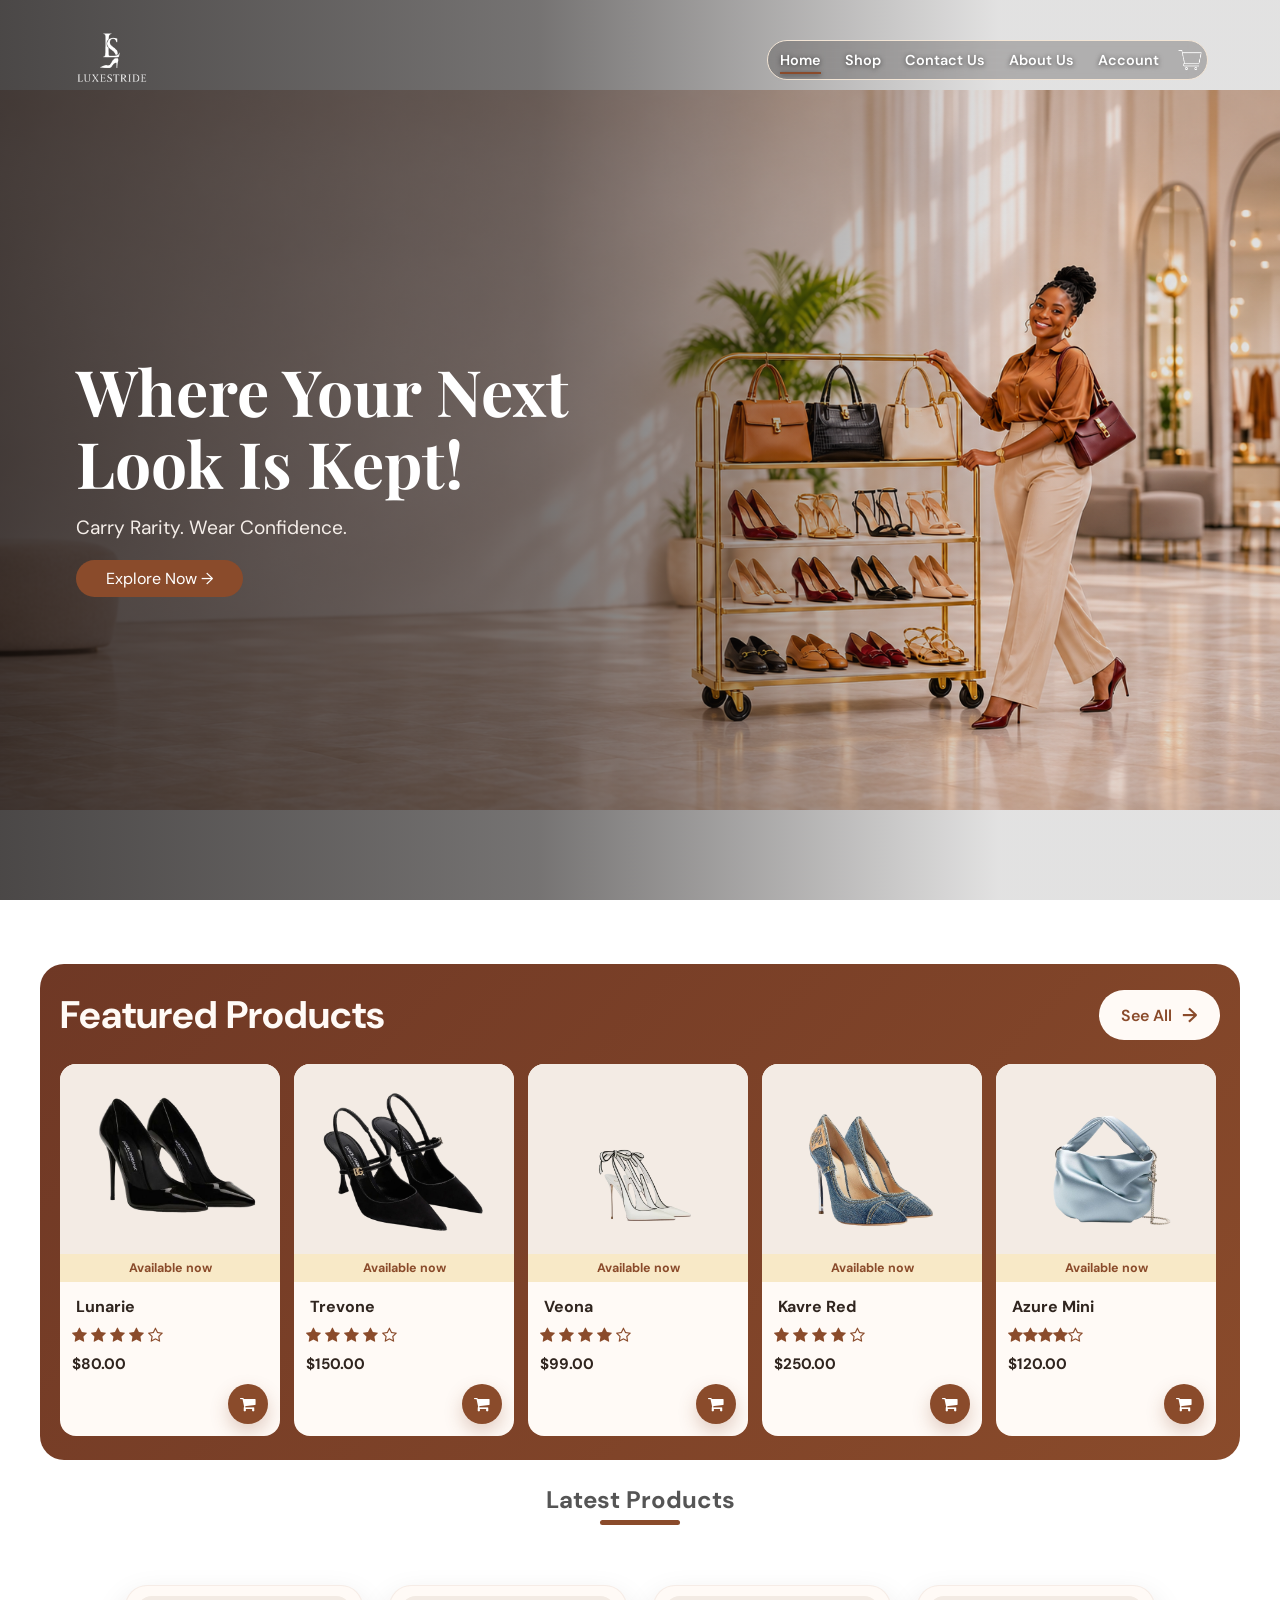
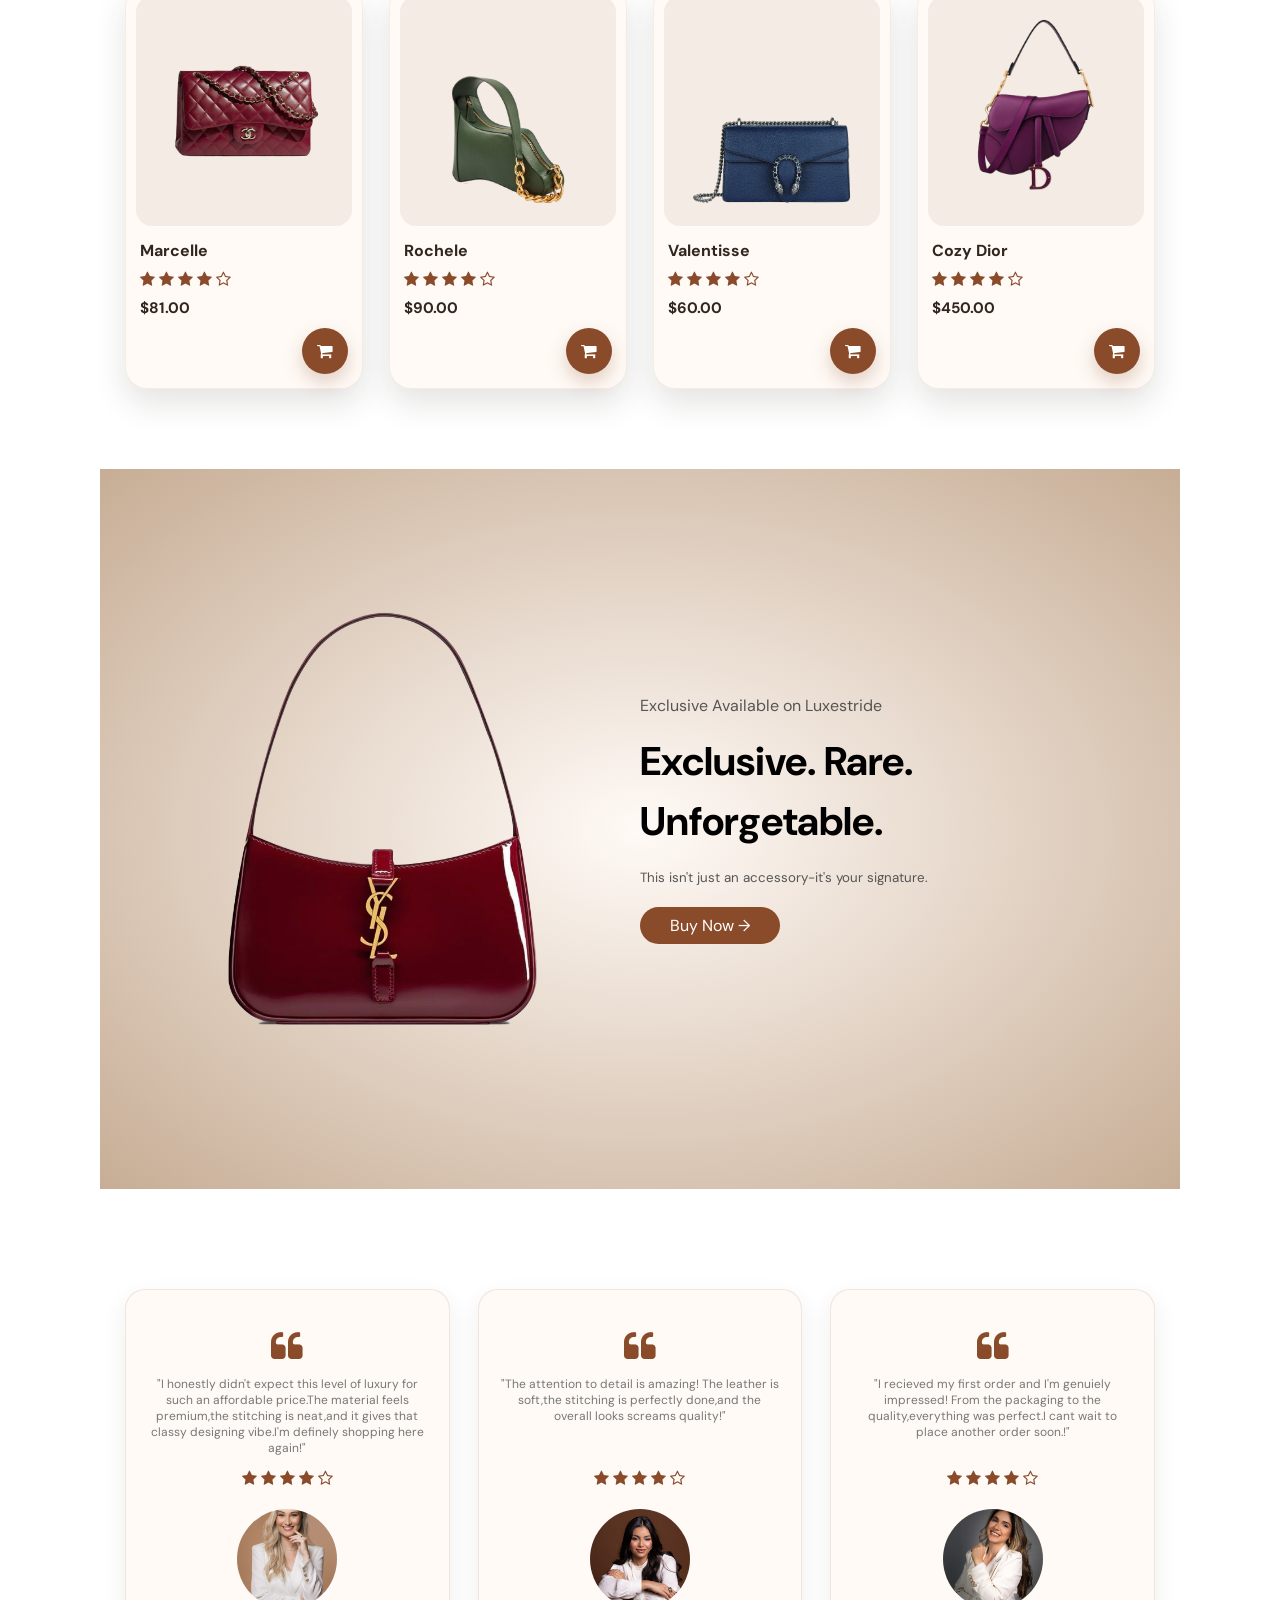
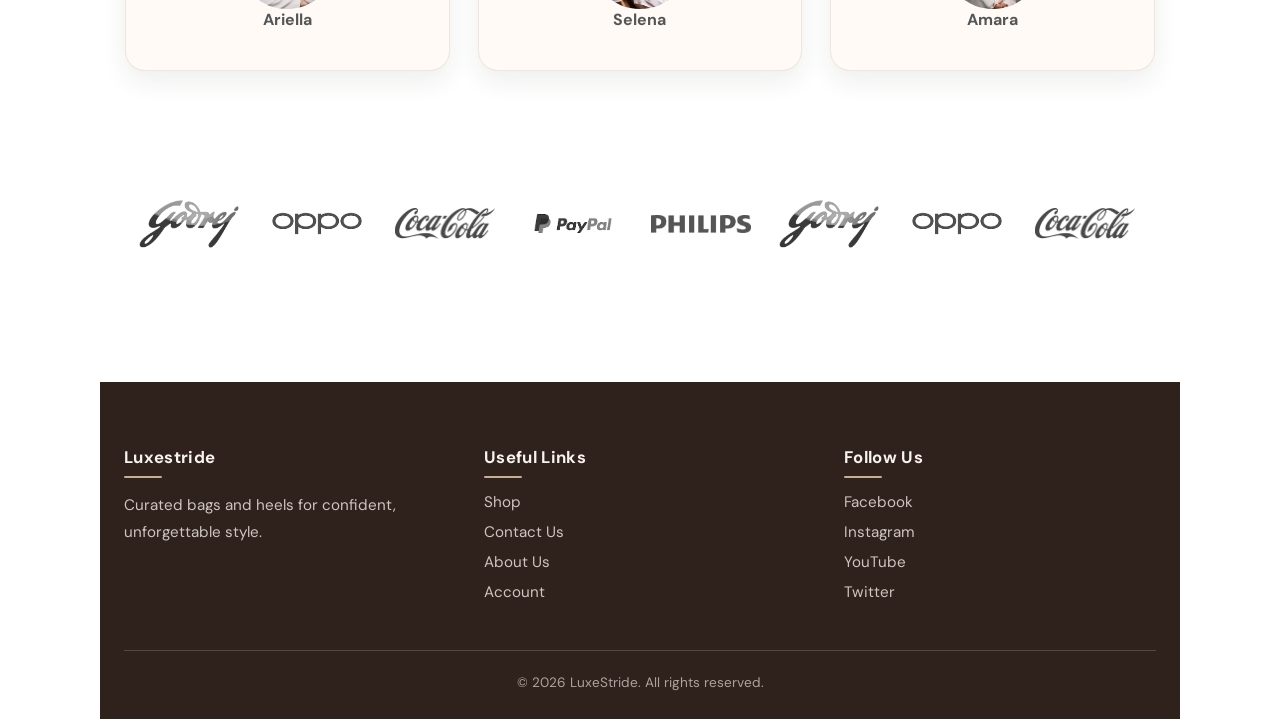
<file: index.html>
<!DOCTYPE html>
<html lang="en">
<head>
    <meta charset="UTF-8">
    <meta name="viewport" content="width=device-width, initial-scale=1.0">
    <title>LuxeStride</title>
    <link rel="stylesheet" href="https://cdnjs.cloudflare.com/ajax/libs/font-awesome/4.7.0/css/font-awesome.min.css">
   <link rel="preconnect" href="https://fonts.googleapis.com">
    <link rel="preconnect" href="https://fonts.gstatic.com" crossorigin>
    <link href="https://fonts.googleapis.com/css2?family=DM+Sans:opsz,wght@9..40,100..1000&family=Playfair+Display:wght@400;500;600;700;800&display=swap" rel="stylesheet">
    <link rel="stylesheet" href="./style.css">
</head>
<body>
    <header class="header">
      <div class="content">
        <div class="nav-bar">
        <div class="logo">
            <a href="index.html" class="logo-link" aria-label="LuxeStride home"><img src="./images/my logo 2.png" alt="LuxeStride" height="150px"></a>
        </div>
        
        <nav>
            <ul>
            <li><a href="index.html" class="current" aria-current="page">Home</a></li>
            <li><a href="shop.html">Shop</a></li>
            <li><a href="contact.html">Contact Us</a></li>
            <li><a href="about.html">About Us</a></li>
            <li><a href="account.html">Account</a></li>
            </ul>
            <img src="images/cart-removebg-preview.png" class="cart-icon" alt="">
            <button class="menu-toggle" type="button" aria-label="Open navigation menu" aria-expanded="false">
                <img src="images/menu-icon.png" class="menu-icon" alt="">
            </button>
        </nav>
        </div>
        <div class="hero-copy">
            <h1>Where Your Next <span class="hero-heading-line">Look Is Kept!</span></h1>
            <p>Carry Rarity. Wear Confidence.</p>
            <a href="shop.html" class="btn">Explore Now &#8594;</a>
        </div>
      </div>
    </header>

     <!-------Featured products----->
     <div class="small-container featured-section">
        <div class="featured-heading">
            <h2>Featured Products</h2>
            <div class="featured-actions">
                <button class="featured-scroll" type="button" data-scroll="left" aria-label="Show previous featured products">&#8592;</button>
                <a href="shop.html">See All <span aria-hidden="true">&#8594;</span></a>
                <button class="featured-scroll" type="button" data-scroll="right" aria-label="Show more featured products">&#8594;</button>
            </div>
        </div>
        <div class="product-grid featured-grid">
            <div class="col-4">
                <img src="images/ef3765ca-702d-4513-b9f7-eea903f3fced_removalai_preview.png" alt="Black pointed-toe pumps">
                <h4>Lunarie</h4>
                <div class="rating">
                    <i class="fa fa-star" ></i>
                     <i class="fa fa-star" ></i>
                      <i class="fa fa-star" ></i>
                       <i class="fa fa-star" ></i>
                        <i class="fa fa-star-o"></i>

                </div>
                <p>$80.00</p>
                <button class="product-cart" type="button" aria-label="Add Lunarie to cart"><i class="fa fa-shopping-cart" aria-hidden="true"></i></button>
            </div>
        <div class="col-4">
                <img src="images/6d70e341-bbd6-4f02-984f-2b908c104112_removalai_preview.png" alt="Black slingback heels">
                <h4>Trevone</h4>
                <div class="rating">
                    <i class="fa fa-star" ></i>
                     <i class="fa fa-star" ></i>
                      <i class="fa fa-star" ></i>
                       <i class="fa fa-star" ></i>
                        <i class="fa fa-star-o"></i>

                </div>
                <p>$150.00</p>
                <button class="product-cart" type="button" aria-label="Add Trevone to cart"><i class="fa fa-shopping-cart" aria-hidden="true"></i></button>
            </div>
        <div class="col-4">
                <img src="images/7802ea24-0959-4eae-abf1-b196a989448a_removalai_preview.png" alt="White bow-detail heels">
                <h4>veona</h4>
                <div class="rating">
                    <i class="fa fa-star" ></i>
                     <i class="fa fa-star" ></i>
                      <i class="fa fa-star" ></i>
                       <i class="fa fa-star" ></i>
                        <i class="fa fa-star-o"></i>

                </div>
                <p>$99.00</p>
                <button class="product-cart" type="button" aria-label="Add Veona to cart"><i class="fa fa-shopping-cart" aria-hidden="true"></i></button>
            </div>
        <div class="col-4">
                <img src="images/2ef33708-7a3e-43e7-9dee-83dfdbdebee4_removalai_preview.png" alt="Blue denim pumps">
                <h4>kavre red</h4>
                <div class="rating">
                    <i class="fa fa-star" ></i>
                     <i class="fa fa-star" ></i>
                      <i class="fa fa-star" ></i>
                       <i class="fa fa-star" ></i>
                        <i class="fa fa-star-o"></i>

                </div>
                <p>$250.00</p>
                <button class="product-cart" type="button" aria-label="Add Kavre Red to cart"><i class="fa fa-shopping-cart" aria-hidden="true"></i></button>
            </div>
        <div class="col-4">
                <img src="images/blue bag.png" alt="Blue structured handbag">
                <h4>Azure Mini</h4>
                <div class="rating">
                    <i class="fa fa-star"></i><i class="fa fa-star"></i><i class="fa fa-star"></i><i class="fa fa-star"></i><i class="fa fa-star-o"></i>
                </div>
                <p>$120.00</p>
                <button class="product-cart" type="button" aria-label="Add Azure Mini to cart"><i class="fa fa-shopping-cart" aria-hidden="true"></i></button>
            </div>
        <div class="col-4">
                <img src="images/pepper red heels 2.png" alt="Red heeled sandals">
                <h4>Pepper Red</h4>
                <div class="rating">
                    <i class="fa fa-star"></i><i class="fa fa-star"></i><i class="fa fa-star"></i><i class="fa fa-star"></i><i class="fa fa-star-o"></i>
                </div>
                <p>$175.00</p>
                <button class="product-cart" type="button" aria-label="Add Pepper Red to cart"><i class="fa fa-shopping-cart" aria-hidden="true"></i></button>
            </div>
        <div class="col-4">
                <img src="images/small purse.png" alt="Small neutral purse">
                <h4>Petite Muse</h4>
                <div class="rating">
                    <i class="fa fa-star"></i><i class="fa fa-star"></i><i class="fa fa-star"></i><i class="fa fa-star"></i><i class="fa fa-star-o"></i>
                </div>
                <p>$110.00</p>
                <button class="product-cart" type="button" aria-label="Add Petite Muse to cart"><i class="fa fa-shopping-cart" aria-hidden="true"></i></button>
            </div>
        <div class="col-4">
                <img src="images/coach bag 3.png" alt="Coach shoulder bag">
                <h4>Classic Coach</h4>
                <div class="rating">
                    <i class="fa fa-star"></i><i class="fa fa-star"></i><i class="fa fa-star"></i><i class="fa fa-star"></i><i class="fa fa-star-o"></i>
                </div>
                <p>$210.00</p>
                <button class="product-cart" type="button" aria-label="Add Classic Coach to cart"><i class="fa fa-shopping-cart" aria-hidden="true"></i></button>
            </div>

        </div>
     </div>
     <div class="small-container latest-section">
         <h2 class="title">Latest Products</h2>
           <div class="product-grid">
            <div class="col-4">
                   <img src="images/36d7e21a-650d-45ff-8443-e11ffb7e248c_removalai_preview.png" alt="Burgundy quilted chain handbag">
                <h4>marcelle</h4>
                <div class="rating">
                    <i class="fa fa-star" ></i>
                     <i class="fa fa-star" ></i>
                      <i class="fa fa-star" ></i>
                       <i class="fa fa-star" ></i>
                        <i class="fa fa-star-o"></i>

                </div>
                <p>$81.00</p>
                <button class="product-cart" type="button" aria-label="Add Marcelle to cart"><i class="fa fa-shopping-cart" aria-hidden="true"></i></button>
            </div>
        <div class="col-4">
               <img src="images/385fd0c7-4c13-4614-b7b2-da307a99997b_removalai_preview.png" alt="Green shoulder bag">
                <h4>rochele</h4>
                <div class="rating">
                    <i class="fa fa-star" ></i>
                     <i class="fa fa-star" ></i>
                      <i class="fa fa-star" ></i>
                       <i class="fa fa-star" ></i>
                        <i class="fa fa-star-o"></i>

                </div>
                <p>$90.00</p>
                <button class="product-cart" type="button" aria-label="Add Rochele to cart"><i class="fa fa-shopping-cart" aria-hidden="true"></i></button>
            </div>
        <div class="col-4">
                <img src="images/77e4efc7-fafc-47f2-ab35-4de52d23cd1b_removalai_preview.png" alt="Blue chain shoulder bag">
                <h4>valentisse</h4>
                <div class="rating">
                    <i class="fa fa-star" ></i>
                     <i class="fa fa-star" ></i>
                      <i class="fa fa-star" ></i>
                       <i class="fa fa-star" ></i>
                        <i class="fa fa-star-o"></i>

                </div>
                <p>$60.00</p>
                <button class="product-cart" type="button" aria-label="Add Valentisse to cart"><i class="fa fa-shopping-cart" aria-hidden="true"></i></button>
            </div>
        <div class="col-4">
                <img src="images/e8c7d5d5-e25d-4df9-af7c-d5e5863c3336_removalai_preview.png" alt="Purple saddle bag">
                <h4>cozy dior</h4>
                <div class="rating">
                    <i class="fa fa-star" ></i>
                     <i class="fa fa-star" ></i>
                      <i class="fa fa-star" ></i>
                       <i class="fa fa-star" ></i>
                        <i class="fa fa-star-o"></i>

                </div>
                <p>$450.00</p>
                <button class="product-cart" type="button" aria-label="Add Cozy Dior to cart"><i class="fa fa-shopping-cart" aria-hidden="true"></i></button>
            </div>

     </div>
     </div>
     <!---------offer-------->
     <div class="offer">
        <div class="small-container">
            <div class="row">
                <div class="col-2">
                    <img src="images/download (4) bg .png" alt="" class="offer-img">
                </div>
                <div class="col-2">
                    <p>Exclusive Available on Luxestride</p>
                    <h1>Exclusive. Rare. Unforgetable.</h1>
                    <small>This isn't just an accessory-it's your signature.</small>
                    <br>
                    <a href="shop.html" class="btn">Buy Now &#8594;</a>
                </div>
            </div>
        </div>
     </div>


    <!-- ---------testimonial------- -->
    <div class="testimonial">
        <div class="small-container">
            <div class="row">
                <div class="col-3">
                    <i class="fa fa-quote-left" ></i>
                    <p>"I honestly didn't expect this level of luxury for such an affordable price.The material feels premium,the stitching is neat,and it gives that classy designing vibe.I'm definely shopping here again!"</p>
                    <div class="rating">
                    <i class="fa fa-star" ></i>
                     <i class="fa fa-star" ></i>
                      <i class="fa fa-star" ></i>
                       <i class="fa fa-star" ></i>
                        <i class="fa fa-star-o"></i>
                </div>
                <img src="./images/woman.jpg" alt="" class="small-img">
                <h3>Ariella</h3>
                </div>

                 <div class="col-3">
                    <i class="fa fa-quote-left" ></i>
                    <p>"The attention to detail is amazing! The leather is soft,the stitching is perfectly done,and the overall looks screams quality!"</p>
                    <div class="rating">
                    <i class="fa fa-star" ></i>
                     <i class="fa fa-star" ></i>
                      <i class="fa fa-star" ></i>
                       <i class="fa fa-star" ></i>
                        <i class="fa fa-star-o"></i>
                </div>
                <img src="./images/woman 2.jpg" alt="" class="small-img">
                <h3>Selena</h3>
                </div>

                 <div class="col-3">
                    <i class="fa fa-quote-left" ></i>
                    <p>"I recieved my first order and I'm genuiely impressed! From the packaging to the quality,everything was perfect.I cant wait to place another order soon.!"</p>
                    <div class="rating">
                    <i class="fa fa-star" ></i>
                     <i class="fa fa-star" ></i>
                      <i class="fa fa-star" ></i>
                       <i class="fa fa-star" ></i>
                        <i class="fa fa-star-o"></i>
                </div>
                <img src="./images/woman 3.jpg" alt="" class="small-img">
                <h3>Amara</h3>
                </div>
            </div>
        </div>
    </div>

        <!-- ------brands----- -->
         <div class="brands">
            <div class="small-container">
                <div class="brands-viewport">
                  <div class="brands-track">
                    <div class="col-5">
                        <img src="./images/godrej logo.png" alt="" >
                    </div>
                    <div class="col-5">
                        <img src="./images/oppo logo.png" alt="" >
                    </div>
                    <div class="col-5">
                        <img src="./images/cocacola logo.png" alt="">
                    </div>
                    <div class="col-5">
                        <img src="./images/paypal logo.png" alt="" >
                    </div>
                    <div class="col-5">
                        <img src="./images/philips logo.png" alt="" >
                    </div>
                    <div class="col-5" aria-hidden="true"><img src="./images/godrej logo.png" alt=""></div>
                    <div class="col-5" aria-hidden="true"><img src="./images/oppo logo.png" alt=""></div>
                    <div class="col-5" aria-hidden="true"><img src="./images/cocacola logo.png" alt=""></div>
                    <div class="col-5" aria-hidden="true"><img src="./images/paypal logo.png" alt=""></div>
                    <div class="col-5" aria-hidden="true"><img src="./images/philips logo.png" alt=""></div>
                  </div>
                </div>
            </div>
         </div>

    <!-- -----------footer-------- -->
     <footer class="footer">
        <div class="footer-container">
            <div class="row">
                <div class="footer-col-1">
                    <h3>Luxestride</h3>
                    <p>Curated bags and heels for confident, unforgettable style.</p>
                </div>

                <div class="footer-col-2">
                    <h3>Useful Links</h3>
                    <ul>
                        <li><a href="shop.html">Shop</a></li>
                        <li><a href="contact.html">Contact Us</a></li>
                        <li><a href="about.html">About Us</a></li>
                        <li><a href="account.html">Account</a></li>
                    </ul>
                </div>

                <div class="footer-col-3">
                    <h3>Follow Us</h3>
                    <div class="socials">
                        <ul>
                            <li><a href="#">Facebook</a></li>
                            <li><a href="#">Instagram</a></li>
                            <li><a href="#">YouTube</a></li>
                            <li><a href="#">Twitter</a></li>
                        </ul>
                    </div>
                </div>
            </div>
        </div>
        <div class="footer-bottom">
            <p>&copy; 2026 LuxeStride. All rights reserved.</p>
        </div>
     </footer>
        <script src="script.js"></script>
</body>
</html>
</file>
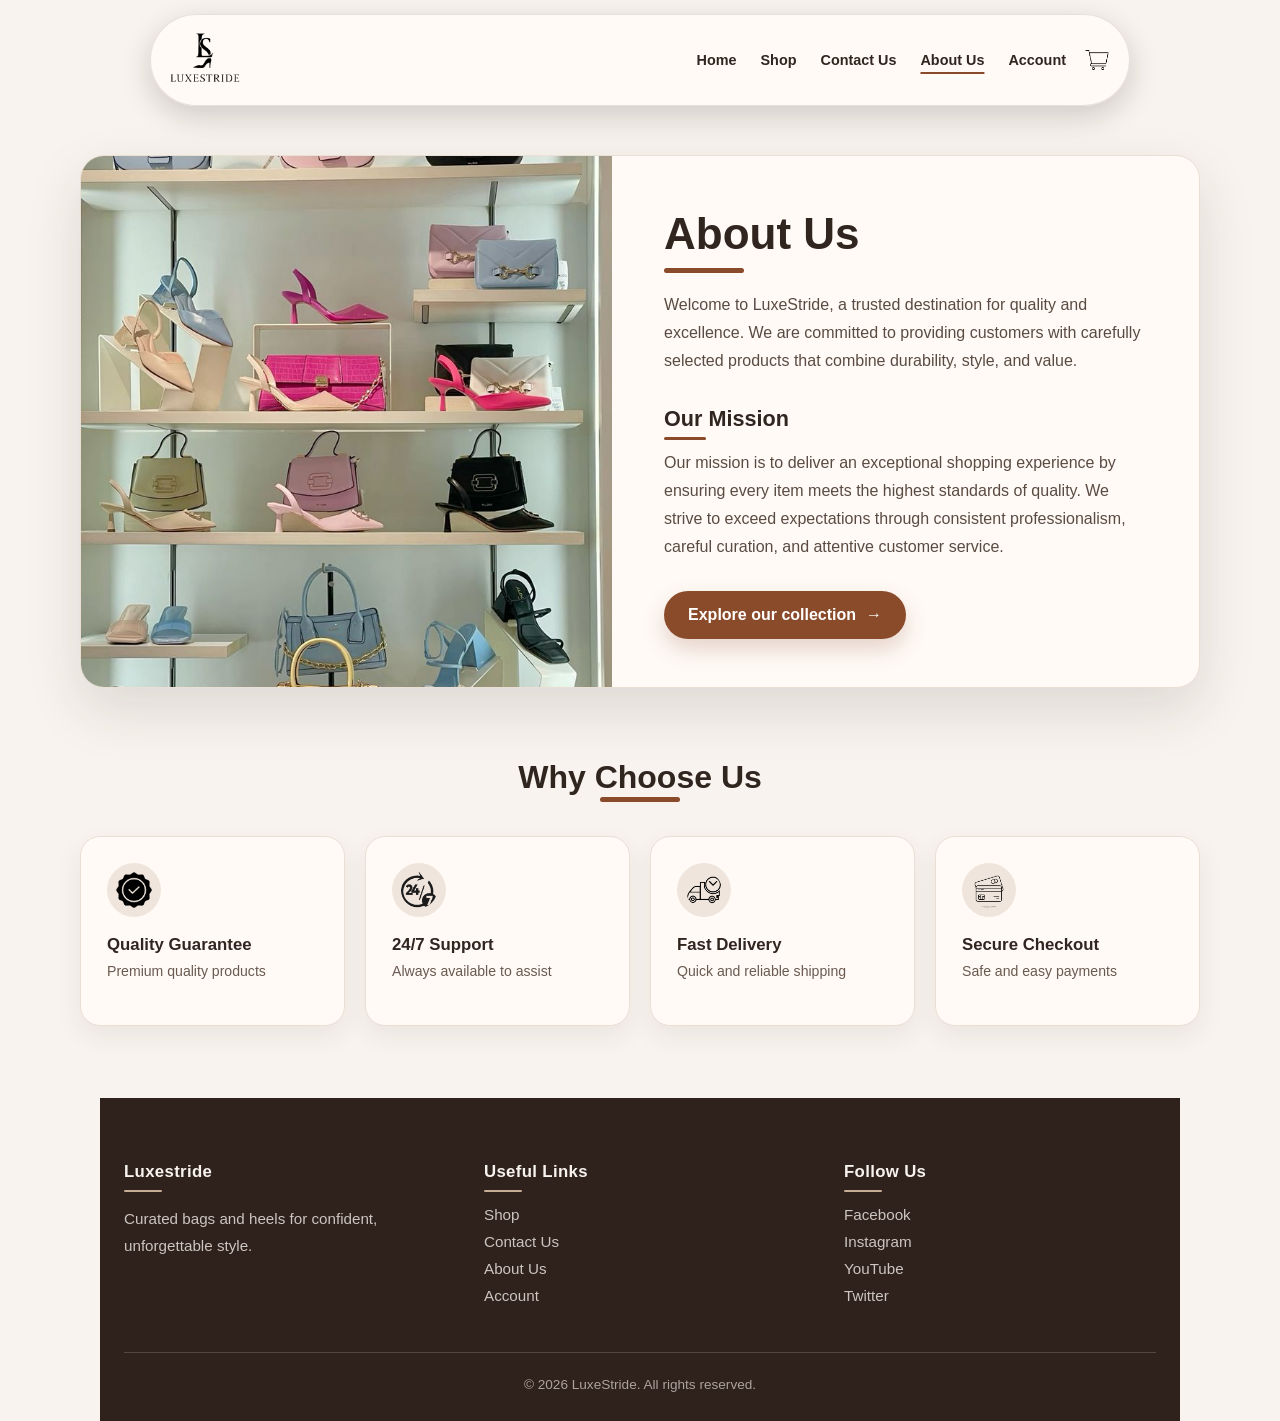
<file: about.html>
<!DOCTYPE html>
<html lang="en">
<head>
    <meta charset="UTF-8">
    <meta name="viewport" content="width=device-width, initial-scale=1.0">
    <title>About Us | LuxeStride</title>
    <link rel="stylesheet" href="./style.css">
</head>
<body class="about-page">
    <header class="header shop-header">
        <div class="content">
            <div class="nav-bar">
                <div class="logo">
                    <a href="index.html" class="logo-link" aria-label="LuxeStride home"><img src="./images/my logo 2.png" alt="LuxeStride" width="150" height="150"></a>
                </div>
                <nav>
                    <ul>
                        <li><a href="index.html">Home</a></li>
                        <li><a href="shop.html">Shop</a></li>
                        <li><a href="contact.html">Contact Us</a></li>
                        <li><a href="about.html" class="current" aria-current="page">About Us</a></li>
                        <li><a href="account.html">Account</a></li>
                    </ul>
                    <img src="images/cart-removebg-preview.png" class="cart-icon" alt="">
                    <button class="menu-toggle" type="button" aria-label="Open navigation menu" aria-expanded="false">
                        <img src="images/menu-icon.png" class="menu-icon" alt="">
                    </button>
                </nav>
            </div>
        </div>
    </header>

    <main class="about-section">
        <section class="about-container" aria-labelledby="about-heading">
            <div class="about-image">
                <img src="./images/shop 1.jpeg" alt="LuxeStride's curated footwear collection">
            </div>
            <div class="about-text">
                <!-- <p class="about-eyebrow">Our story</p> -->
                <h1 class="about-heading" id="about-heading">About Us</h1>
                <p class="about-lead">Welcome to LuxeStride, a trusted destination for quality and excellence. We are committed to providing customers with carefully selected products that combine durability, style, and value.</p>

                <h2 class="about-mission">Our Mission</h2>
                <p class="about-lead">Our mission is to deliver an exceptional shopping experience by ensuring every item meets the highest standards of quality. We strive to exceed expectations through consistent professionalism, careful curation, and attentive customer service.</p>

                <a class="about-cta" href="shop.html">Explore our collection <span aria-hidden="true">&rarr;</span></a>
            </div>
        </section>

        <h2 class="sub">Why Choose Us</h2>
        <section class="label" aria-label="LuxeStride benefits">
            <div class="quality">
                <div><h3>Quality Guarantee</h3><p>Premium quality products</p></div>
                <img src="./images/quality_logo-removebg-preview.png" alt="" width="50" height="50">
            </div>
            <div class="quality">
                <div><h3>24/7 Support</h3><p>Always available to assist</p></div>
                <img src="./images/twentyfour logo.png" alt="" width="50" height="50">
            </div>
            <div class="quality">
                <div><h3>Fast Delivery</h3><p>Quick and reliable shipping</p></div>
                <img src="./images/delivery logo (2).png" alt="" width="50" height="50">
            </div>
            <div class="quality">
                <div><h3>Secure Checkout</h3><p>Safe and easy payments</p></div>
                <img src="./images/atm logo.png" alt="" width="50" height="50">
            </div>
        </section>
    </main>

    <footer class="footer"><div class="footer-container"><div class="row"><div class="footer-col-1"><h3>Luxestride</h3><p>Curated bags and heels for confident, unforgettable style.</p></div><div class="footer-col-2"><h3>Useful Links</h3><ul><li><a href="shop.html">Shop</a></li><li><a href="contact.html">Contact Us</a></li><li><a href="about.html">About Us</a></li><li><a href="account.html">Account</a></li></ul></div><div class="footer-col-3"><h3>Follow Us</h3><div class="socials"><ul><li><a href="#">Facebook</a></li><li><a href="#">Instagram</a></li><li><a href="#">YouTube</a></li><li><a href="#">Twitter</a></li></ul></div></div></div></div><div class="footer-bottom"><p>&copy; 2026 LuxeStride. All rights reserved.</p></div></footer>
    <script src="script.js"></script>
</body>
</html>
</file>
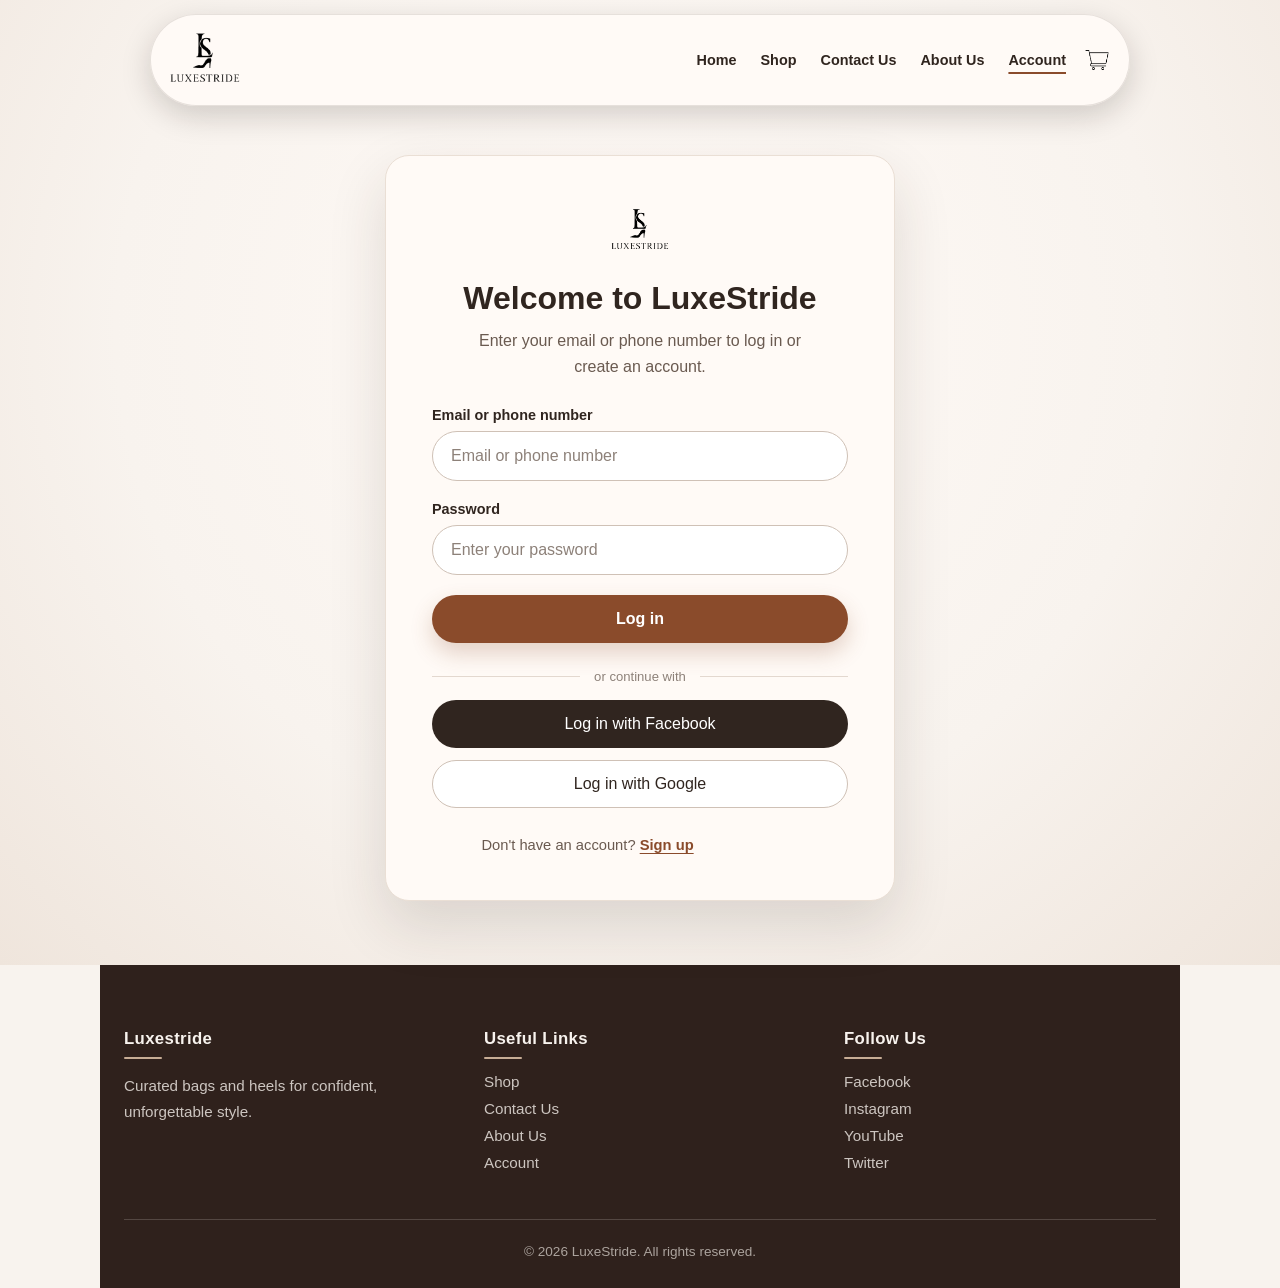
<file: account.html>
<!DOCTYPE html>
<html lang="en">
<head>
    <meta charset="UTF-8">
    <meta name="viewport" content="width=device-width, initial-scale=1.0">
    <title>Account | LuxeStride</title>
    <link rel="stylesheet" href="./style.css">
</head>
<body class="account-page">
    <header class="header shop-header">
        <div class="content">
            <div class="nav-bar">
                <div class="logo">
                    <a href="index.html" class="logo-link" aria-label="LuxeStride home"><img src="./images/my logo 2.png" alt="LuxeStride" width="150" height="150"></a>
                </div>
                <nav>
                    <ul>
                        <li><a href="index.html">Home</a></li>
                        <li><a href="shop.html">Shop</a></li>
                        <li><a href="contact.html">Contact Us</a></li>
                        <li><a href="about.html">About Us</a></li>
                        <li><a href="account.html" class="current" aria-current="page">Account</a></li>
                    </ul>
                    <img src="images/cart-removebg-preview.png" class="cart-icon" alt="">
                    <button class="menu-toggle" type="button" aria-label="Open navigation menu" aria-expanded="false">
                        <img src="images/menu-icon.png" class="menu-icon" alt="">
                    </button>
                </nav>
            </div>
        </div>
    </header>

    <main class="account">
        <section class="form-container" aria-labelledby="account-heading">
            <div class="account-logo">
                <img src="./images/my logo 2.png" alt="" width="100" height="100">
            </div>
            <!-- <span class="account-eyebrow">Member access</span> -->
            <h1 id="account-heading">Welcome to LuxeStride</h1>
            <p>Enter your email or phone number to log in or create an account.</p>

            <form action="#">
                <label for="account-identity">Email or phone number</label>
                <input type="text" id="account-identity" name="identity" placeholder="Email or phone number" autocomplete="username" required>

                <label for="account-password">Password</label>
                <input type="password" id="account-password" name="password" placeholder="Enter your password" autocomplete="current-password" required>

                <button type="submit" class="btn-login">Log in</button>

                <div class="account-divider"><span>or continue with</span></div>

                <button type="button" class="btn-1">Log in with Facebook</button>
                <button type="button" class="btn-2">Log in with Google</button>
                <p class="form-status" role="status" aria-live="polite"></p>
            </form>

            <p class="signup-prompt">Don't have an account? <a href="signup.html">Sign up</a></p>
        </section>
    </main>

    <footer class="footer"><div class="footer-container"><div class="row"><div class="footer-col-1"><h3>Luxestride</h3><p>Curated bags and heels for confident, unforgettable style.</p></div><div class="footer-col-2"><h3>Useful Links</h3><ul><li><a href="shop.html">Shop</a></li><li><a href="contact.html">Contact Us</a></li><li><a href="about.html">About Us</a></li><li><a href="account.html">Account</a></li></ul></div><div class="footer-col-3"><h3>Follow Us</h3><div class="socials"><ul><li><a href="#">Facebook</a></li><li><a href="#">Instagram</a></li><li><a href="#">YouTube</a></li><li><a href="#">Twitter</a></li></ul></div></div></div></div><div class="footer-bottom"><p>&copy; 2026 LuxeStride. All rights reserved.</p></div></footer>
    <script src="script.js"></script>
</body>
</html>
</file>
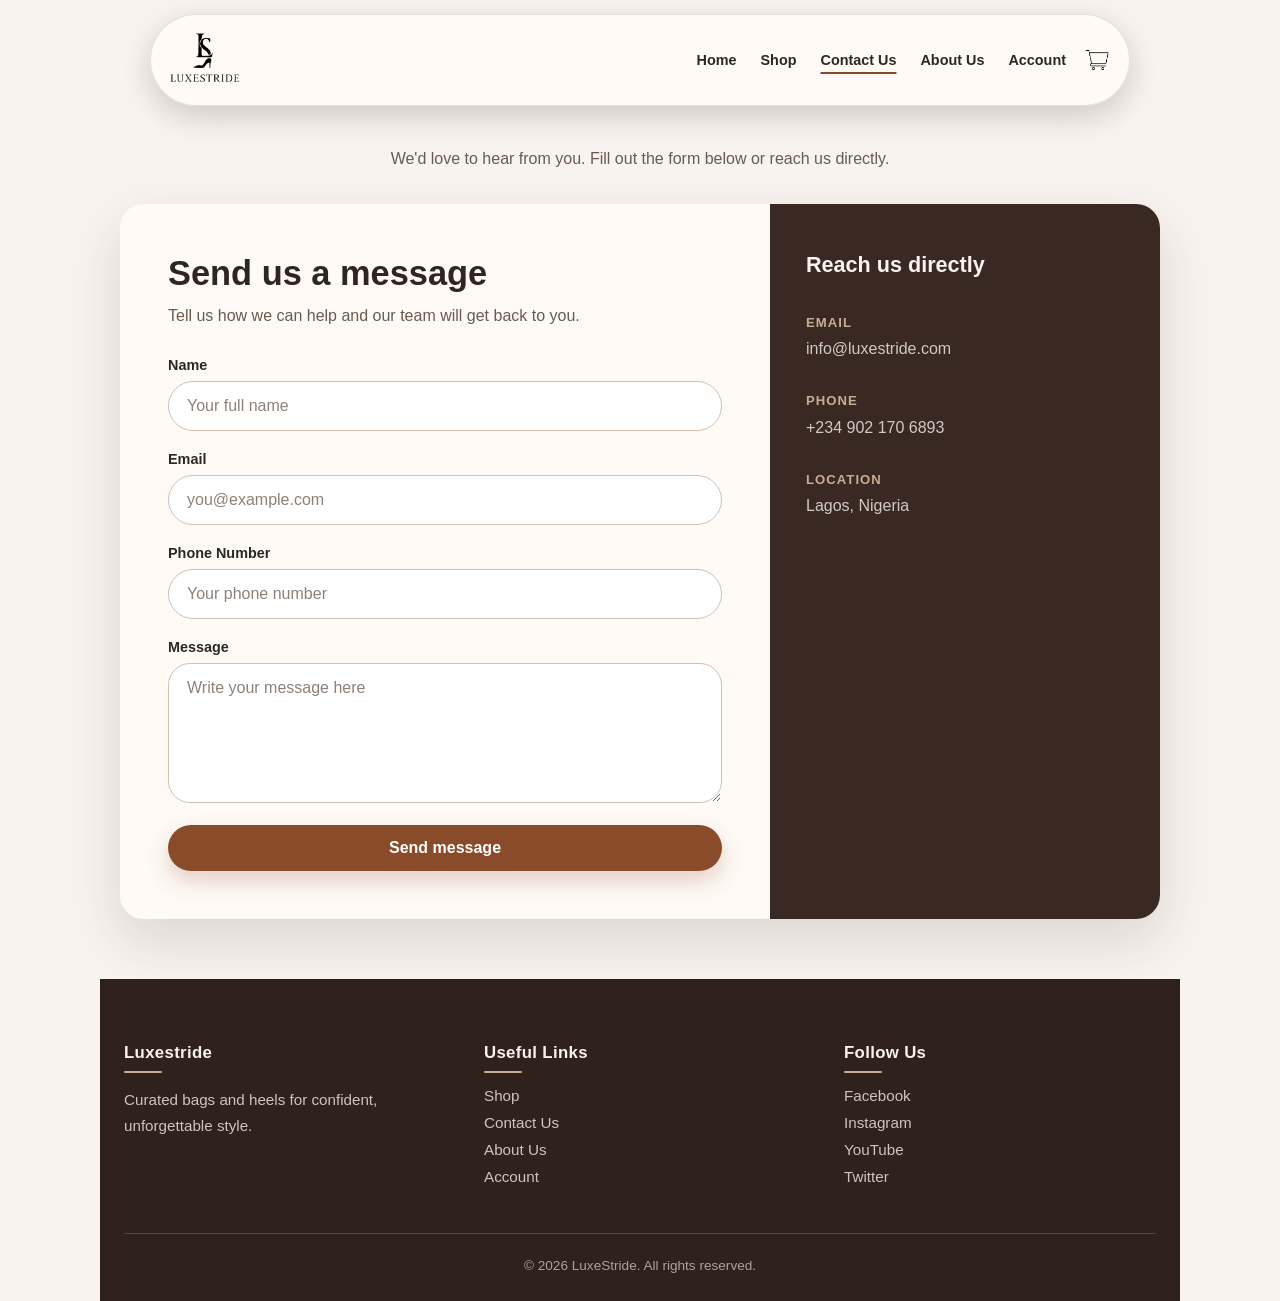
<file: contact.html>
<!DOCTYPE html>
<html lang="en">
<head>
    <meta charset="UTF-8">
    <meta name="viewport" content="width=device-width, initial-scale=1.0">
    <title>Contact Us | LuxeStride</title>
    <link rel="stylesheet" href="./style.css">
</head>
<body class="contact-page">
    <header class="header shop-header">
        <div class="content">
            <div class="nav-bar">
                <div class="logo">
                    <a href="index.html" class="logo-link" aria-label="LuxeStride home"><img src="./images/my logo 2.png" alt="LuxeStride" width="150" height="150"></a>
                </div>
                <nav>
                    <ul>
                        <li><a href="index.html">Home</a></li>
                        <li><a href="shop.html">Shop</a></li>
                        <li><a href="contact.html" class="current" aria-current="page">Contact Us</a></li>
                        <li><a href="about.html">About Us</a></li>
                        <li><a href="account.html">Account</a></li>
                    </ul>
                    <img src="images/cart-removebg-preview.png" class="cart-icon" alt="">
                    <button class="menu-toggle" type="button" aria-label="Open navigation menu" aria-expanded="false">
                        <img src="images/menu-icon.png" class="menu-icon" alt="">
                    </button>
                </nav>
            </div>
        </div>
    </header>

    <main class="contact">
        <div class="contact-content">
            <!-- <h1 class="contact-us">Contact Us</h1> -->
            <p class="contact-us-p">We'd love to hear from you. Fill out the form below or reach us directly.</p>

            <div class="contact-layout">
                <form action="#" class="contact-form">
                    <div class="contact-form-heading">
                        <h2>Send us a message</h2>
                        <p>Tell us how we can help and our team will get back to you.</p>
                    </div>

                    <label for="name">Name</label>
                    <input type="text" id="name" name="name" placeholder="Your full name" autocomplete="name" required>

                    <label for="email">Email</label>
                    <input type="email" id="email" name="email" placeholder="you@example.com" autocomplete="email" required>

                    <label for="number">Phone Number</label>
                    <input type="tel" id="number" name="phone" placeholder="Your phone number" autocomplete="tel" required>

                    <label for="message">Message</label>
                    <textarea name="message" id="message" rows="5" placeholder="Write your message here" required></textarea>

                    <button type="submit" class="btn-form">Send message</button>
                    <p class="form-status" role="status" aria-live="polite"></p>
                </form>

                <aside class="contact-info">
                    <h2>Reach us directly</h2>
                    <p><strong>Email</strong><br>info@luxestride.com</p>
                    <p><strong>Phone</strong><br>+234 902 170 6893</p>
                    <p><strong>Location</strong><br>Lagos, Nigeria</p>
                </aside>
            </div>
        </div>
    </main>

    <footer class="footer"><div class="footer-container"><div class="row"><div class="footer-col-1"><h3>Luxestride</h3><p>Curated bags and heels for confident, unforgettable style.</p></div><div class="footer-col-2"><h3>Useful Links</h3><ul><li><a href="shop.html">Shop</a></li><li><a href="contact.html">Contact Us</a></li><li><a href="about.html">About Us</a></li><li><a href="account.html">Account</a></li></ul></div><div class="footer-col-3"><h3>Follow Us</h3><div class="socials"><ul><li><a href="#">Facebook</a></li><li><a href="#">Instagram</a></li><li><a href="#">YouTube</a></li><li><a href="#">Twitter</a></li></ul></div></div></div></div><div class="footer-bottom"><p>&copy; 2026 LuxeStride. All rights reserved.</p></div></footer>
    <script src="script.js"></script>
</body>
</html>
</file>
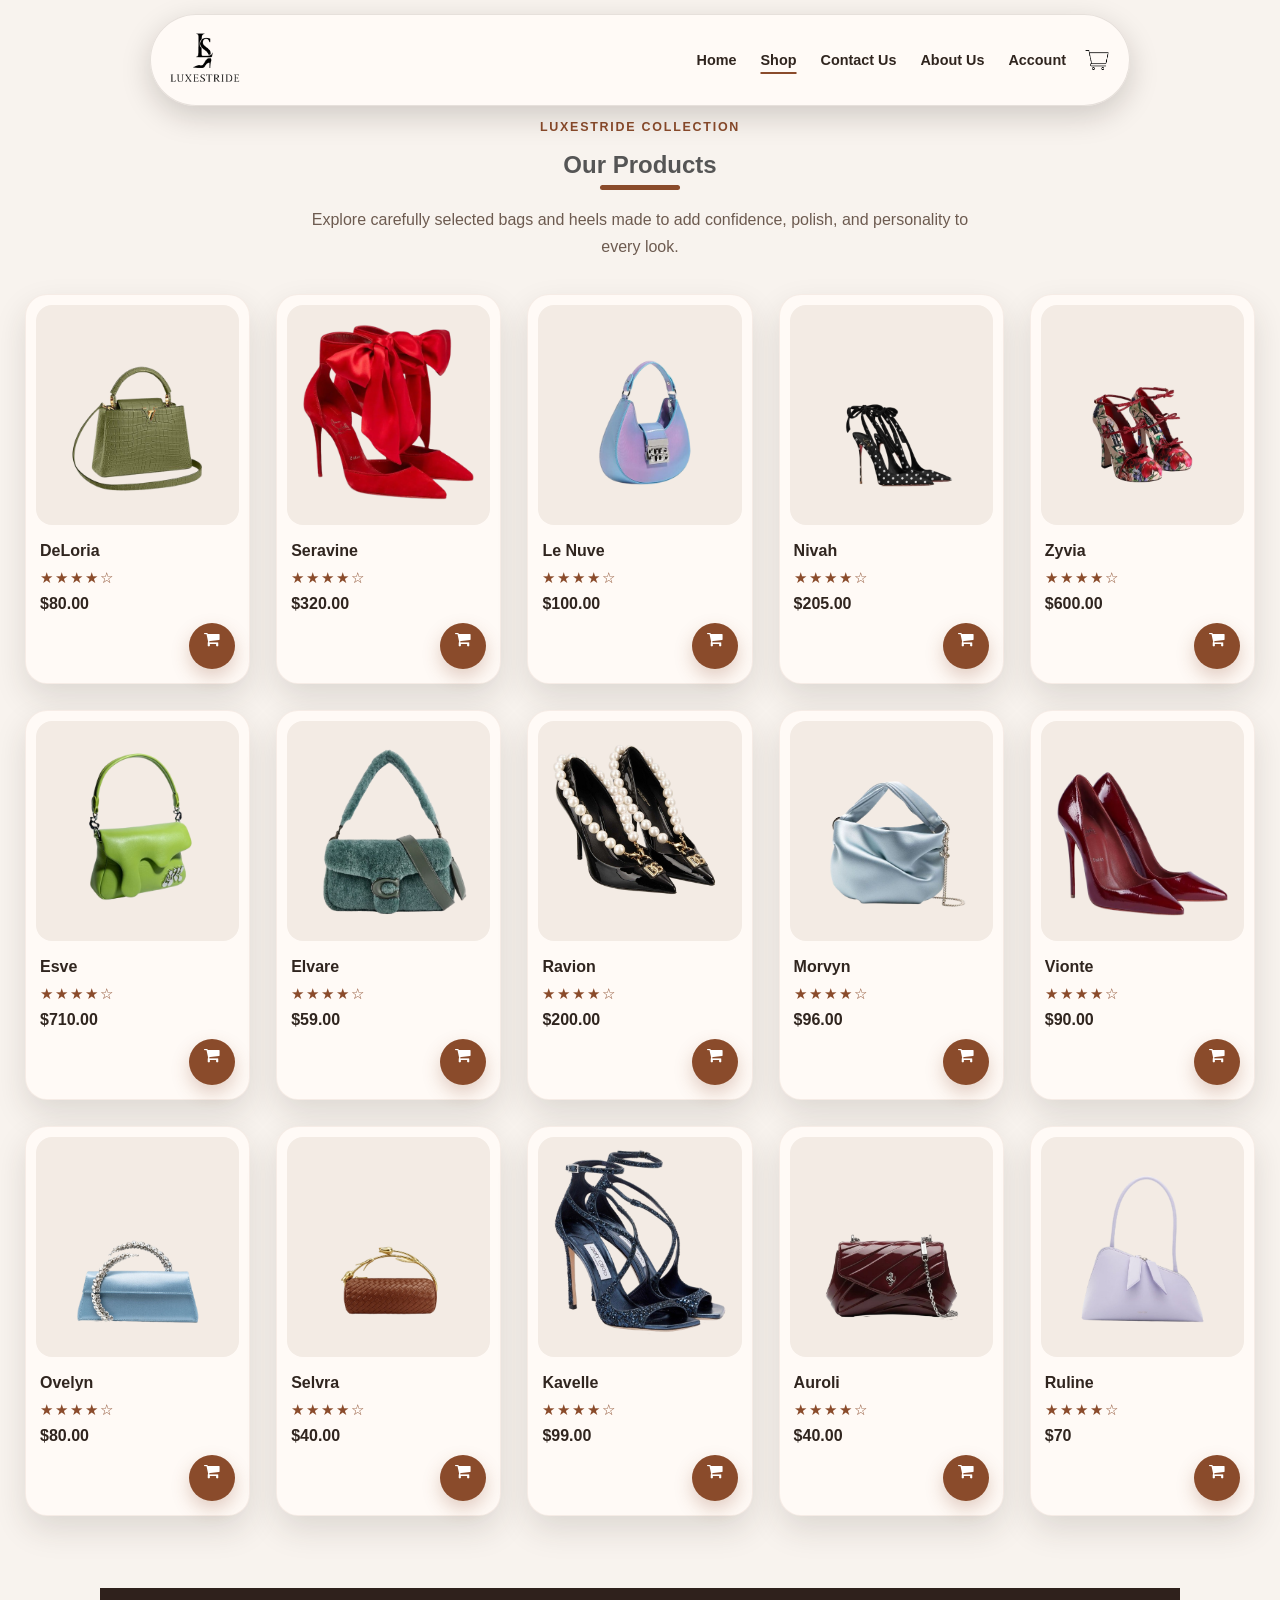
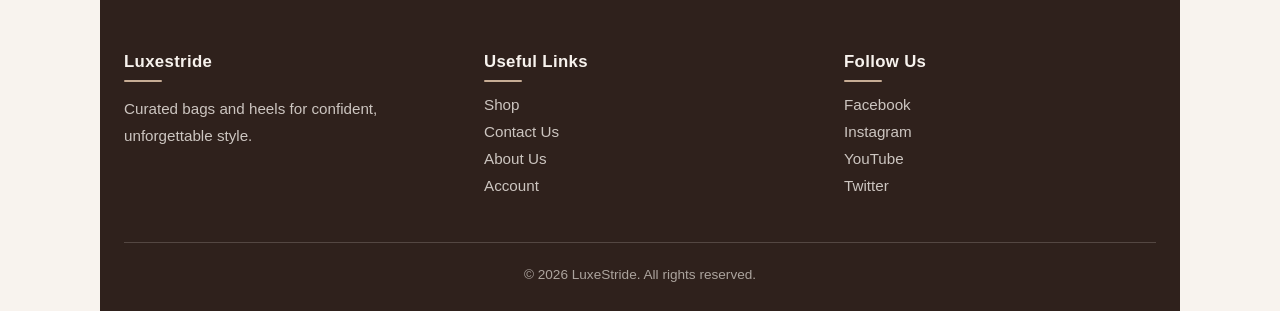
<file: shop.html>
<!DOCTYPE html>
<html lang="en">
<head>
    <meta charset="UTF-8">
    <meta name="viewport" content="width=device-width, initial-scale=1.0">
    <title>shop</title>
    <link rel="stylesheet" href="https://cdnjs.cloudflare.com/ajax/libs/font-awesome/4.7.0/css/font-awesome.min.css">
    <link rel="stylesheet" href="./style.css">
</head>
<body class="shop-page">
    <header class="header shop-header">
        <div class="content">
            <div class="nav-bar is-scrolled">
                <div class="logo">
                    <a href="index.html" class="logo-link" aria-label="LuxeStride home"><img src="./images/my logo 2.png" alt="LuxeStride" width="150" height="150"></a>
                </div>
                <nav>
                    <ul>
                        <li><a href="index.html">Home</a></li>
                        <li><a href="shop.html" class="current" aria-current="page">Shop</a></li>
                        <li><a href="contact.html">Contact Us</a></li>
                        <li><a href="about.html">About Us</a></li>
                        <li><a href="account.html">Account</a></li>
                    </ul>
                    <img src="images/cart-removebg-preview.png" class="cart-icon" alt="">
                    <button class="menu-toggle" type="button" aria-label="Open navigation menu" aria-expanded="false">
                        <img src="images/menu-icon.png" class="menu-icon" alt="">
                    </button>
                </nav>
            </div>
        </div>
    </header>

   <!-- -----shop section------ -->
    <section class="shop-section">
        <div class="shop-intro">
            <p class="shop-eyebrow">LuxeStride collection</p>
            <h1 class="shop-title">Our Products</h1>
            <p>Explore carefully selected bags and heels made to add confidence, polish, and personality to every look.</p>
        </div>

        <div class="shop-grid">
            <div class="shop-product">
                <img src="./images/big bag.png" alt="">
                <h3 class="shop-des">DeLoria</h3>
                <div class="shop-rating" aria-label="Rated 4 out of 5 stars">★★★★☆</div>
                <p class="shop-name">$80.00</p>
                <button class="shop-btn">Add to cart</button>
            </div>

            <div class="shop-product">
                <img src="./images/pepper red heels 2.png" alt="">
                <h3 class="shop-des">Seravine</h3>
                <div class="shop-rating" aria-label="Rated 4 out of 5 stars">★★★★☆</div>
                <p class="shop-name">$320.00</p>
                <button class="shop-btn">Add to cart</button>
            </div>

            <div class="shop-product">
                <img src="./images/small purse.png" alt="">
                <h3 class="shop-des">Le Nuve</h3>
                <div class="shop-rating" aria-label="Rated 4 out of 5 stars">★★★★☆</div>
                <p class="shop-name">$100.00</p>
                <button class="shop-btn">Add to cart</button>
            </div>

            <div class="shop-product">
                <img src="./images/de2a971d-ab8b-4bce-adcf-055d7c650b00_removalai_preview.png" alt="Black polka-dot heels">
                <h3 class="shop-des">Nivah</h3>
                <div class="shop-rating" aria-label="Rated 4 out of 5 stars">★★★★☆</div>
                <p class="shop-name">$205.00</p>
                <button class="shop-btn">Add to cart</button>
            </div>

            <div class="shop-product">
                <img src="./images/2918e205-1371-4970-8030-1fbc079f8b3d_removalai_preview.png" alt="Floral red strap heels">
                <h3 class="shop-des">Zyvia</h3>
                <div class="shop-rating" aria-label="Rated 4 out of 5 stars">★★★★☆</div>
                <p class="shop-name">$600.00</p>
                <button class="shop-btn">Add to cart</button>
            </div>

            <div class="shop-product">
                <img src="./images/swamp bag.png" alt="">
                <h3 class="shop-des">Esve</h3>
                <div class="shop-rating" aria-label="Rated 4 out of 5 stars">★★★★☆</div>
                <p class="shop-name">$710.00</p>
                <button class="shop-btn">Add to cart</button>
            </div>

            <div class="shop-product">
                <img src="./images/coach bag 3.png" alt="">
                <h3 class="shop-des">Elvare</h3>
                <div class="shop-rating" aria-label="Rated 4 out of 5 stars">★★★★☆</div>
                <p class="shop-name">$59.00</p>
                <button class="shop-btn">Add to cart</button>
            </div>

            <div class="shop-product">
                <img src="./images/1ec1f1da-5c28-4d9c-912c-a4e94c9cb4d4_removalai_preview.png" alt="Black pearl-strap pumps">
                <h3 class="shop-des">Ravion</h3>
                <div class="shop-rating" aria-label="Rated 4 out of 5 stars">★★★★☆</div>
                <p class="shop-name">$200.00</p>
                <button class="shop-btn">Add to cart</button>
            </div>

            <div class="shop-product">
                <img src="./images/blue bag.png" alt="">
                <h3 class="shop-des">Morvyn</h3>
                <div class="shop-rating" aria-label="Rated 4 out of 5 stars">★★★★☆</div>
                <p class="shop-name">$96.00</p>
                <button class="shop-btn">Add to cart</button>
            </div>

            <div class="shop-product">
                <img src="./images/red heels.png" alt="">
                <h3 class="shop-des">Vionte</h3>
                <div class="shop-rating" aria-label="Rated 4 out of 5 stars">★★★★☆</div>
                <p class="shop-name">$90.00</p>
                <button class="shop-btn">Add to cart</button>
            </div>

            <div class="shop-product">
                <img src="./images/20dc70e2-629c-4869-b1e6-75674e0e09f1_removalai_preview.png" alt="Blue crystal-handle handbag">
                <h3 class="shop-des">Ovelyn</h3>
                <div class="shop-rating" aria-label="Rated 4 out of 5 stars">★★★★☆</div>
                <p class="shop-name">$80.00</p>
                <button class="shop-btn">Add to cart</button>
            </div>

            <div class="shop-product">
                <img src="./images/65bcb75f-9d24-4da5-9f4e-27f0750c6012_removalai_preview.png" alt="Brown woven handbag">
                <h3 class="shop-des">Selvra</h3>
                <div class="shop-rating" aria-label="Rated 4 out of 5 stars">★★★★☆</div>
                <p class="shop-name">$40.00</p>
                <button class="shop-btn">Add to cart</button>
            </div>

            <div class="shop-product">
                 <img src="images/9f3679d6-8c3e-4488-a382-77515cbdef42_removalai_preview.png" alt="Blue glitter heels">
                <h3 class="shop-des">Kavelle</h3>
                <div class="shop-rating" aria-label="Rated 4 out of 5 stars">★★★★☆</div>
                <p class="shop-name">$99.00</p>
                <button class="shop-btn">Add to cart</button>
            </div>

            <div class="shop-product">
                <img src="./images/0b8017e6-ffa8-41d6-9fc1-c37a4221cc2b_removalai_preview.png" alt="Burgundy patent chain bag">
                <h3 class="shop-des">Auroli</h3>
                <div class="shop-rating" aria-label="Rated 4 out of 5 stars">★★★★☆</div>
                <p class="shop-name">$40.00</p>
                <button class="shop-btn">Add to cart</button>
            </div>

            <div class="shop-product">
                <img src="./images/e318c877-1796-41e2-b62e-e1117d393ec8_removalai_preview.png" alt="Lavender structured handbag">
                <h3 class="shop-des">Ruline</h3>
                <div class="shop-rating" aria-label="Rated 4 out of 5 stars">★★★★☆</div>
                <p class="shop-name">$70</p>
                <button class="shop-btn">Add to cart</button>
            </div>

        </div>





    </section>
    <footer class="footer"><div class="footer-container"><div class="row"><div class="footer-col-1"><h3>Luxestride</h3><p>Curated bags and heels for confident, unforgettable style.</p></div><div class="footer-col-2"><h3>Useful Links</h3><ul><li><a href="shop.html">Shop</a></li><li><a href="contact.html">Contact Us</a></li><li><a href="about.html">About Us</a></li><li><a href="account.html">Account</a></li></ul></div><div class="footer-col-3"><h3>Follow Us</h3><div class="socials"><ul><li><a href="#">Facebook</a></li><li><a href="#">Instagram</a></li><li><a href="#">YouTube</a></li><li><a href="#">Twitter</a></li></ul></div></div></div></div><div class="footer-bottom"><p>&copy; 2026 LuxeStride. All rights reserved.</p></div></footer>
    <script src="script.js"></script>
</body>
</html>
</file>
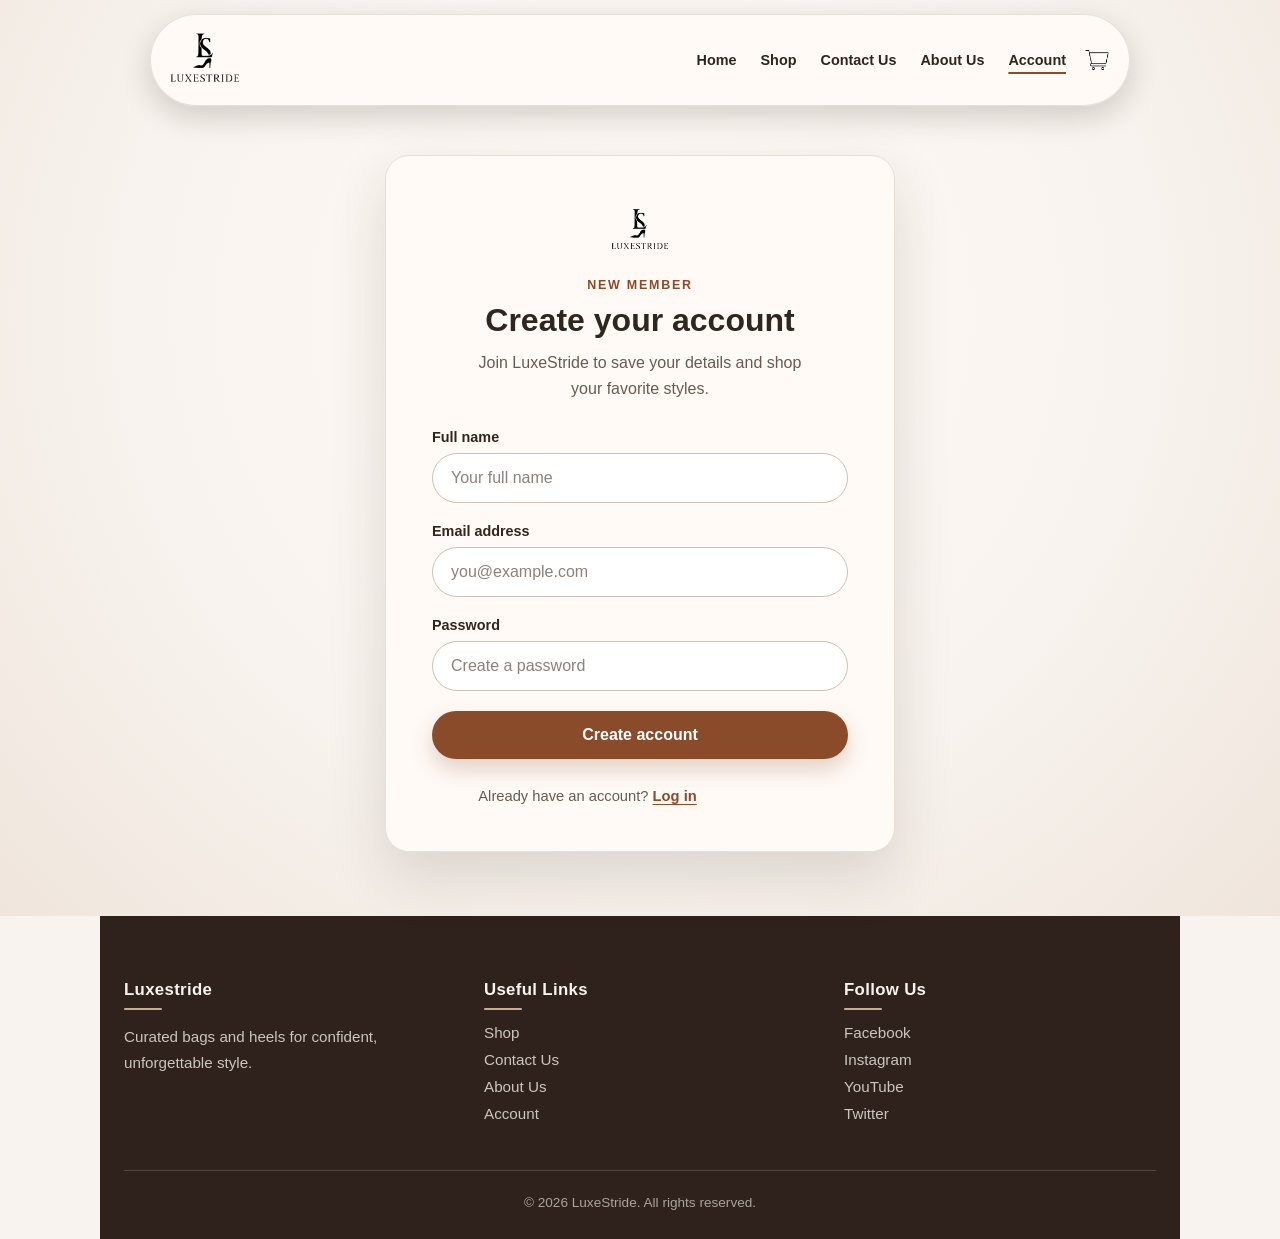
<file: signup.html>
<!DOCTYPE html>
<html lang="en">
<head>
    <meta charset="UTF-8">
    <meta name="viewport" content="width=device-width, initial-scale=1.0">
    <title>Create Account | LuxeStride</title>
    <link rel="stylesheet" href="./style.css">
</head>
<body class="account-page">
    <header class="header shop-header">
        <div class="content">
            <div class="nav-bar">
                <div class="logo">
                    <a href="index.html" class="logo-link" aria-label="LuxeStride home"><img src="./images/my logo 2.png" alt="LuxeStride" width="150" height="150"></a>
                </div>
                <nav>
                    <ul>
                        <li><a href="index.html">Home</a></li>
                        <li><a href="shop.html">Shop</a></li>
                        <li><a href="contact.html">Contact Us</a></li>
                        <li><a href="about.html">About Us</a></li>
                        <li><a href="account.html" class="current" aria-current="page">Account</a></li>
                    </ul>
                    <img src="images/cart-removebg-preview.png" class="cart-icon" alt="">
                    <button class="menu-toggle" type="button" aria-label="Open navigation menu" aria-expanded="false">
                        <img src="images/menu-icon.png" class="menu-icon" alt="">
                    </button>
                </nav>
            </div>
        </div>
    </header>

    <main class="account">
        <section class="form-container" aria-labelledby="signup-heading">
            <div class="account-logo">
                <img src="./images/my logo 2.png" alt="" width="100" height="100">
            </div>
            <span class="account-eyebrow">New member</span>
            <h1 id="signup-heading">Create your account</h1>
            <p>Join LuxeStride to save your details and shop your favorite styles.</p>

<form action="#">
    <label for="signup-name">Full name</label>
    <input type="text" id="signup-name" name="name" placeholder="Your full name" autocomplete="name" required>

    <label for="signup-email">Email address</label>
    <input type="email" id="signup-email" name="email" placeholder="you@example.com" autocomplete="email" required>

    <label for="signup-password">Password</label>
    <input type="password" id="signup-password" name="password" placeholder="Create a password" autocomplete="new-password" required>

    <button type="submit" class="btn-login">Create account</button>
    <p class="form-status" role="status" aria-live="polite"></p>
</form>
            <p class="signup-prompt">Already have an account? <a href="account.html">Log in</a></p>
        </section>
    </main>
    <footer class="footer"><div class="footer-container"><div class="row"><div class="footer-col-1"><h3>Luxestride</h3><p>Curated bags and heels for confident, unforgettable style.</p></div><div class="footer-col-2"><h3>Useful Links</h3><ul><li><a href="shop.html">Shop</a></li><li><a href="contact.html">Contact Us</a></li><li><a href="about.html">About Us</a></li><li><a href="account.html">Account</a></li></ul></div><div class="footer-col-3"><h3>Follow Us</h3><div class="socials"><ul><li><a href="#">Facebook</a></li><li><a href="#">Instagram</a></li><li><a href="#">YouTube</a></li><li><a href="#">Twitter</a></li></ul></div></div></div></div><div class="footer-bottom"><p>&copy; 2026 LuxeStride. All rights reserved.</p></div></footer>
    <script src="script.js"></script>
</body>
</html>
</file>
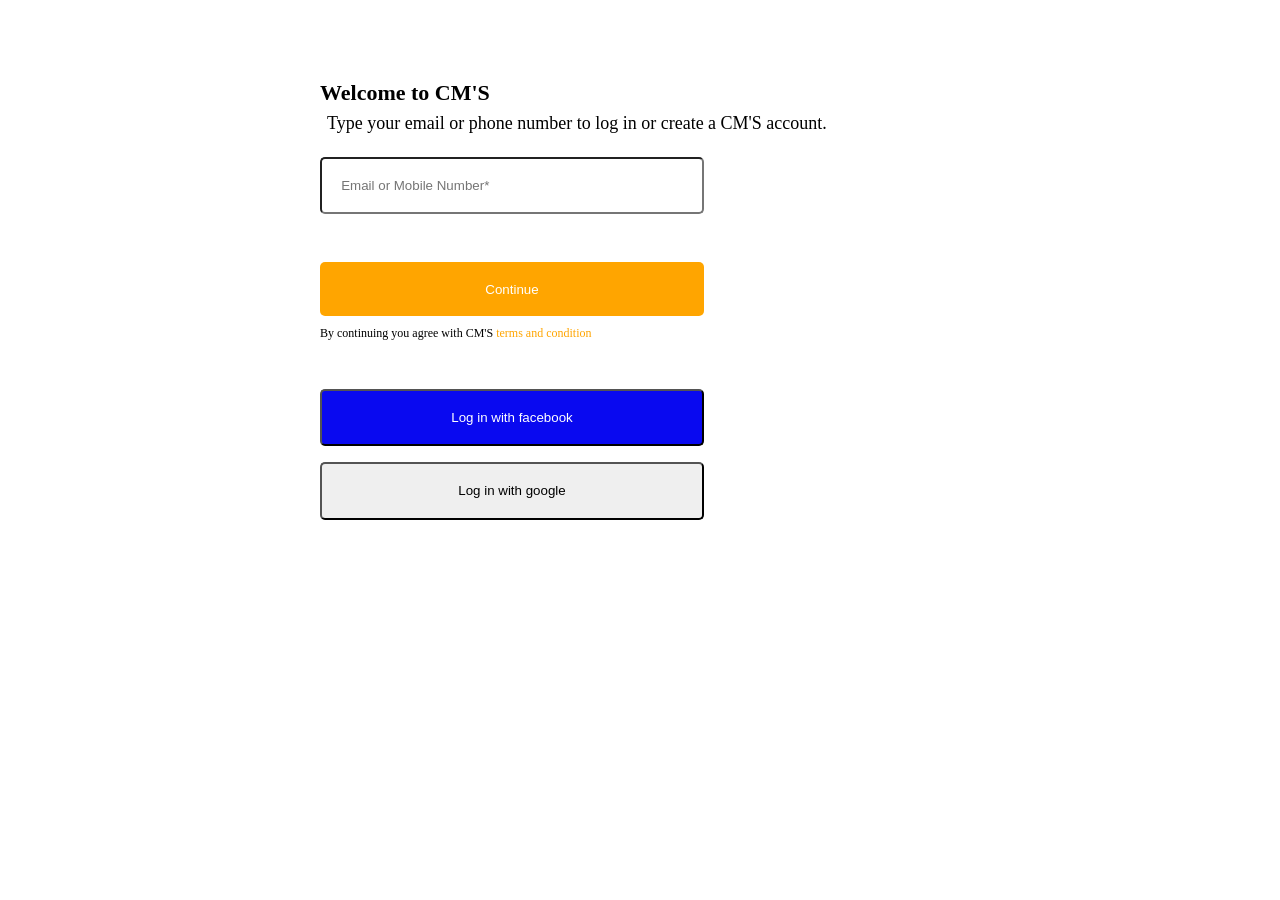
<file: content/assets.html>
<!DOCTYPE html>
<html lang="en">
<head>
    <meta charset="UTF-8">
    <meta name="viewport" content="width=device-width, initial-scale=1.0">
    <title>Document</title>
    <link rel="stylesheet" href="assets.css">
</head>
<body>
    <section class="content">
   <!-- <img src="./images/logo-removebg-preview.png" alt="" width="100" height="100"> -->
    <h4>Welcome to CM'S</h4>
    <p class="title">Type your email or phone number to log in or create a CM'S account.</p>
    
    <form>
        <input type="text" placeholder="Email or Mobile Number*">
        <button type="submit" class="btn">Continue</button>

        <p class="terms">By continuing you agree with CM'S <span class="condition">terms and condition</span> </p>

        <button type="button" class="btn-2"  >Log in with facebook</button>
         <button type="button" class="btn-3" >Log in with google  </button>


    </form>
    </section>
</body>
</html>
</file>
<file: style.css>
*{
    margin: 0;
    padding: 0;
    box-sizing: border-box;
}
button{
    border: none;
}
:root{
    --brand-accent: #8a4b2b;
    --brand-accent-hover: #563434;
    --brand-ink: #F5F0EB;
    --brand-page: #f8f3ee;
    --brand-surface: #fffaf6;
    --brand-sand: #c7ad95;
    --card-ink: #30251f;
    --card-image: #f3ebe4;
}
body{
   
    font-family: "DM Sans", sans-serif;
   overflow-x: hidden;
}

.nav-bar{
    display: flex;
    align-items: center;
    padding: 20px;
}
nav{
    flex: 1;
    text-align: right;
    /* position: sticky;
    top: 0;
    padding: 15px 20px;  
    z-index: 100; */
}
nav ul{
   list-style-type: none;
    display: inline-block;
    
}
nav ul li{
    display: inline-block;
    margin: 20px;
}
a{
    text-decoration: none;
    color: #555;
}
p{
    color: #555;
}
.content{
    max-width: 1300px;
    margin: auto;
    padding-left: 25px;
    padding-right: 25px;

}
.row{
    display: flex;
    align-items: center;
    justify-content: space-around;
    flex-wrap: wrap;
}
.col-2{
    flex-basis: 50%;
    min-width: 300px;
   
} 
.col-2 img{
    padding: 50px 0;
    max-width: 100%;
    height: auto;
    display: block; 
    }


.col-2 h1{
    font-size: 40px;
    line-height: 60px;
    margin: 15px  0;
}
.btn{
    display: inline-block;
    background: var(--brand-accent);
    color: white;
    padding: 8px 30px;
    margin: 20px 0;
    border-radius: 30px;
    transition: background 0.5s;
}
.btn:hover{
    background: var(--brand-accent-hover);
}
.header{
    position: relative;
    min-height: 100vh;
    min-height: 100svh;
    background-image: linear-gradient(90deg, rgba(18, 14, 13, 0.76) 0%, rgba(18, 14, 13, 0.58) 42%, rgba(18, 14, 13, 0.12) 78%), url("images/Elegant Boutique Rack and Confident Style.png");
    background-size: cover, contain;
    background-repeat: no-repeat;
    background-position: right center;
    background-attachment: scroll;
}
.header .content{
    min-height: 100vh;
    min-height: 100svh;
    display: flex;
    flex-direction: column;
}
.header .nav-bar{
    position: fixed;
    top: 14px;
    left: 50%;
    z-index: 1000;
    width: min(1160px, calc(100% - 48px));
    gap: 14px;
    padding: 6px 12px;
    transform: translateX(-50%);
    transition: top 220ms ease, width 220ms ease, padding 220ms ease, border-radius 220ms ease, background-color 220ms ease, box-shadow 220ms ease;
}
.header .nav-bar.is-scrolled{
    top: 14px;
    width: min(980px, calc(100% - 48px));
    padding: 5px 14px;
    border: 1px solid rgba(48, 37, 31, 0.12);
    border-radius: 999px;
    background: rgba(255, 250, 246, 0.97);
    box-shadow: 0 10px 30px rgba(25, 17, 12, 0.18);
    backdrop-filter: blur(12px);
}
.header .logo img{
    display: block;
    width: 80px;
    height: auto;
    filter: brightness(0) invert(1);
    transition: filter 220ms ease;
}
.logo-link{
    display: block;
}
.header .nav-bar.is-scrolled .logo img{
    filter: none;
}
.header nav{
    display: flex;
    align-items: center;
    gap: 6px;
    flex: 0 0 auto;
    margin-left: auto;
    min-width: 0;
    padding: 2px;
    border: 1px solid #f3e5d5;
    border-radius: 999px;
    background: rgba(18, 14, 13, 0.24);
    backdrop-filter: blur(8px);
}
.header nav ul{
    display: flex;
    flex: 1;
    flex-wrap: wrap;
    justify-content: flex-end;
    align-items: center;
    gap: 4px;
}
.header nav ul li{
    margin: 0;
}
.header nav a{
    display: block;
    padding: 8px 10px;
    border-radius: 999px;
    color: #fff;
    font-size: 0.9rem;
    font-weight: 600;
    text-shadow: 0 1px 5px rgba(0, 0, 0, 0.6);
    transition: background-color 180ms ease, color 180ms ease;
}
.header .nav-bar.is-scrolled nav{
    border-color: transparent;
    background: transparent;
    backdrop-filter: none;
}
.header .nav-bar.is-scrolled nav a{
    color: var(--card-ink);
    text-shadow: none;
}
.header .nav-bar.is-scrolled nav a.current{
    color: var(--card-ink);
    text-decoration-color: var(--brand-accent);
}
.header .nav-bar.is-scrolled nav a:hover,
.header .nav-bar.is-scrolled nav a:focus-visible{
    background: #eee0d5;
    color: var(--card-ink);
}
.header .nav-bar.is-scrolled nav a:focus-visible{
    outline-color: #6c4934;
}
.header nav a:hover,
.header nav a:focus-visible{
    background: rgba(255, 255, 255, 0.16);
    color: #fff;
}
.header nav a:focus-visible{
    outline: 2px solid #fff;
    outline-offset: 2px;
}
.header nav a.current{
    color: #fff;
    text-decoration: underline;
    text-decoration-color: var(--brand-accent);
    text-decoration-thickness: 2px;
    text-underline-offset: 7px;
}
.header nav .cart-icon{
    width: 30px;
    height: 30px;
    object-fit: contain;
    filter: brightness(0) invert(1);
    transition: filter 220ms ease;
}
.header .menu-icon{
    width: 30px;
    height: 30px;
    margin-left: 0;
    padding: 5px;
    object-fit: contain;
    filter: brightness(0) invert(1);
    transition: filter 220ms ease;
}
.menu-toggle{
    display: none;
    align-items: center;
    justify-content: center;
    flex: 0 0 44px;
    width: 44px;
    height: 44px;
    padding: 0;
    border-radius: 50%;
    background: transparent;
    cursor: pointer;
}
.menu-toggle:focus-visible{
    outline: 2px solid var(--brand-accent);
    outline-offset: 2px;
}
.header .nav-bar.is-scrolled .cart-icon,
.header .nav-bar.is-scrolled .menu-icon{
    filter: none;
}
.header.shop-header{
    min-height: 0;
    background: none;
}
.shop-header .content{
    min-height: 0;
    display: block;
}
.shop-header .nav-bar{
    top: 14px;
    width: min(980px, calc(100% - 48px));
    padding: 5px 14px;
    border: 1px solid rgba(48, 37, 31, 0.12);
    border-radius: 999px;
    background: rgba(255, 250, 246, 0.97);
    box-shadow: 0 10px 30px rgba(25, 17, 12, 0.18);
    backdrop-filter: blur(12px);
}
.shop-header .logo img{
    filter: none;
}
.shop-header nav{
    border-color: transparent;
    background: transparent;
    backdrop-filter: none;
}
.shop-header nav a{
    color: var(--card-ink);
    text-shadow: none;
}
.header.shop-header .nav-bar nav a.current,
.header.shop-header .nav-bar.is-scrolled nav a.current{
    color: var(--card-ink);
    text-decoration-color: var(--brand-accent);
}
.shop-header nav a:hover,
.shop-header nav a:focus-visible{
    background: #eee0d5;
    color: var(--card-ink);
}
.shop-header nav a:focus-visible{
    outline-color: #6c4934;
}
.header.shop-header .nav-bar .cart-icon,
.header.shop-header .nav-bar .menu-icon{
    filter: none;
}
.shop-section{
    padding: 120px 25px 40px;
}
body.shop-page{
    background: var(--brand-page);
}
.header .hero-copy{
    display: flex;
    flex: 1;
    flex-direction: column;
    justify-content: center;
    align-items: flex-start;
    max-width: 620px;
    padding: 8vh 0 0 4vw;
}
.header .hero-copy h1{
    color: #fff;
    font-size: clamp(2.5rem, 5vw, 4.5rem);
    line-height: 1.12;
    margin: 0 0 16px;
}
.hero-heading-line{
    display: block;
    white-space: nowrap;
}

@media (min-width: 761px){
    .header .hero-copy h1{
        white-space: nowrap;
        font-family: "Playfair Display", "DM Sans", serif;
}
    
}
.header .hero-copy p{
    color: #f5eee9;
    font-size: clamp(1rem, 1.5vw, 1.25rem);
}
@media (prefers-reduced-motion: reduce){
    .header .nav-bar,
    .header .logo img,
    .header nav a,
    .header nav .cart-icon,
    .header .menu-icon{
        transition: none;
    }
}
/* .header .row{
    margin-top: 10px;
} */
.col-3{
    flex: 30%;
    min-width: 250px;
    margin-bottom:30px ;
}
.col-3 img{
    width: 100%;
    height:400px;
    margin: 10px;
    padding: 10px;
    object-fit: cover;
    
}
.small-container{
    max-width: 1080px;
    margin: auto;
    padding-left: 25px;
    padding-right: 25px;
}
.featured-section{
    max-width: 1200px;
    margin: 64px auto 0;
    padding: 26px 20px 24px;
    border-radius: 24px;
    position: relative;
    background: linear-gradient(135deg, #6f3825, var(--brand-accent));
}
.featured-heading{
    display: flex;
    align-items: center;
    justify-content: space-between;
    gap: 20px;
    margin-bottom: 24px;
}
.featured-heading h2{
    margin: 0;
    color: #fffaf6;
    font-size: clamp(1.8rem, 3vw, 2.5rem);
    line-height: 1.1;
}
.featured-heading a{
    display: inline-flex;
    align-items: center;
    gap: 10px;
    padding: 12px 22px;
    border-radius: 999px;
    background: #fffaf6;
    color: var(--brand-accent);
    font-weight: 600;
    white-space: nowrap;
}
.featured-heading a span{
    font-size: 1.25rem;
}
.featured-actions{
    display: flex;
    align-items: center;
    gap: 8px;
}
.featured-scroll{
    position: absolute;
    top: 57%;
    z-index: 3;
    display: grid;
    width: 34px;
    height: 34px;
    place-items: center;
    border: 1px solid rgba(48, 37, 31, 0.35);
    border-radius: 50%;
    background: #fffaf6;
    color: var(--card-ink);
    cursor: pointer;
    font-size: 1.1rem;
    opacity: 0;
    pointer-events: none;
    transform: translateY(-50%);
    transition: opacity 180ms ease, box-shadow 180ms ease;
}
.featured-scroll[data-scroll="left"]{
    left: 4px;
}
.featured-scroll[data-scroll="right"]{
    right: 4px;
}
.featured-section.is-cards-hovered .featured-scroll,
.featured-scroll:focus-visible{
    opacity: 1;
    pointer-events: auto;
}
.featured-scroll:hover{
    box-shadow: 0 6px 16px rgba(48, 37, 31, 0.24);
}
.product-grid{
    display: grid;
    grid-template-columns: repeat(4, minmax(0, 1fr));
    gap: 26px;
    align-items: stretch;
    margin-bottom: 54px;
}
.featured-grid{
    grid-template-columns: none;
    grid-auto-flow: column;
    grid-auto-columns: minmax(220px, 1fr);
    gap: 14px;
    margin-bottom: 0;
    overflow-x: auto;
    scrollbar-width: none;
}
.featured-grid::-webkit-scrollbar{
    display: none;
}
.featured-grid .col-4{
    min-height: 0;
    padding: 0 0 58px;
    overflow: hidden;
    border: 0;
    border-radius: 16px;
    box-shadow: none;
}
.featured-grid .col-4::after{
    content: "Available now";
    position: absolute;
    top: 190px;
    right: 0;
    left: 0;
    padding: 6px 8px;
    background: #f8e9c7;
    color: var(--brand-accent);
    font-size: 0.78rem;
    font-weight: 700;
    text-align: center;
}
.featured-grid .col-4 img{
    height: 190px;
    padding: 8px;
    border-radius: 0;
    background: var(--card-image);
}
.featured-grid .col-4 h4{
    margin-top: 42px;
    padding: 0 12px;
}
.featured-grid .col-4 .rating,
.featured-grid .col-4 p{
    margin-left: 12px;
    margin-right: 12px;
}
.featured-grid .product-cart{
    right: 12px;
    bottom: 12px;
    width: 40px;
    height: 40px;
}
.col-4{
    position: relative;
    display: flex;
    min-width: 0;
    min-height: 380px;
    flex-direction: column;
    padding: 10px 10px 66px;
    border: 1px solid rgba(138, 75, 43, 0.08);
    border-radius: 22px;
    background: var(--brand-surface);
    box-shadow: 0 14px 32px rgba(48, 37, 31, 0.13);
    transition: transform 0.3s ease, box-shadow 0.3s ease;
}
.col-4 img{
    width: 100%;
    height: 230px;
    padding: 10px;
    border-radius: 16px;
    background: var(--card-image);
    object-fit: contain;
}
.col-4 h4{
    margin: 14px 4px 0;
    color: var(--card-ink);
    font-size: 1rem;
    font-weight: 700;
    text-transform: capitalize;
}
.title{
    text-align: center;
    margin: 15px auto 60px;
    position: relative;
    line-height: 50px;
    color: #555;
}
.title::after{
    content: "";
    background: var(--brand-accent);
    width: 80px;
    height: 5px;
    border-radius: 5px;
    position: absolute;
    bottom: 0;
    left: 50%;
    transform: translateX(-50%);
}
h4{
    color: #555;
    font-weight: normal;
}
.col-4 p{
    margin: 8px 4px 4px;
    color: var(--card-ink);
    font-size: 0.95rem;
    font-weight: 700;
    font-variant-numeric: tabular-nums;
}
.col-4 .rating{
    margin: 8px 4px 0;
}
.col-4 .rating .fa{
    color: var(--brand-accent);
}
.rating .fa{
    color: var(--brand-accent);
} 
.col-4:hover{
    transform: translateY(-6px);
    box-shadow: 0 20px 42px rgba(48, 37, 31, 0.18);
}
.product-cart{
    position: absolute;
    right: 14px;
    bottom: 14px;
    display: grid;
    width: 46px;
    height: 46px;
    place-items: center;
    border: 0;
    border-radius: 50%;
    background: var(--brand-accent);
    color: #fff;
    cursor: pointer;
    font-size: 1.05rem;
    box-shadow: 0 8px 18px rgba(138, 75, 43, 0.25);
    transition: background-color 180ms ease, box-shadow 180ms ease;
}
.product-cart:hover{
    background: var(--brand-accent-hover);
    box-shadow: 0 10px 22px rgba(86, 52, 52, 0.28);
}
.product-cart:focus-visible{
    outline: 3px solid rgba(138, 75, 43, 0.32);
    outline-offset: 3px;
}

/* ------offer------- */
.offer{
    max-width: 1080px;
    background: radial-gradient(var(--brand-surface), var(--brand-sand));
    margin: 80px auto 0;
    padding: 30px 0;
}
.col-2 .offer-img{
    padding: 50px; 
}
small{
    color: #555;
}
.small-container .small-img{
    width: 200px;
    height: 300px;
}

/* -----testimonial------- */
.testimonial{
    padding-top: 100px;
}
.testimonial .row{
    display: grid;
    grid-template-columns: repeat(3, minmax(0, 1fr));
    gap: 28px;
    align-items: stretch;
}
.testimonial .col-3{
    display: flex;
    height: 100%;
    min-width: 0;
    margin: 0;
    flex-direction: column;
    align-items: center;
    text-align: center;
    padding: 40px 20px;
    border: 1px solid rgba(138, 75, 43, 0.12);
    border-radius: 20px;
    background: var(--brand-surface);
    box-shadow: 0 10px 26px rgba(48, 37, 31, 0.08);
    cursor: pointer;
    transition: transform 260ms ease, border-color 260ms ease, box-shadow 260ms ease;
}
.testimonial .col-3 img{
    width: 100px;
    height: 100px;
    margin: 20px 0 0;
    padding: 0;
    border-radius: 50%;
    object-fit: cover;
}
.testimonial .col-3 .rating{
    margin-top: auto;
}
.testimonial .col-3:hover{
    transform: translateY(-8px);
    border-color: var(--brand-accent);
    box-shadow: 0 18px 38px rgba(48, 37, 31, 0.16),
                0 0 0 3px rgba(138, 75, 43, 0.16),
                0 0 24px rgba(138, 75, 43, 0.28);
}
.fa.fa-quote-left{
    font-size: 34px;
    color: var(--brand-accent);
}
.col-3 p{
    font-size: 12px;
    margin: 12px 0;
    color: #777;
}
.testimonial .col-3 h3{
    font-weight: 700;
    color: #555;
    font-size: 16px;
}

/* -----brands------ */
.brands{
    margin: 100px auto;
}
.brands-viewport{
    width: 100%;
    overflow: hidden;
}
.brands-track{
    display: flex;
    width: max-content;
    align-items: center;
    animation: brands-marquee 24s linear infinite;
    will-change: transform;
}
@keyframes brands-marquee{
    from{ transform: translateX(0); }
    to{ transform: translateX(-50%); }
}
.brands-track .col-5{
    flex: 0 0 128px;
}
.col-5{
    width: 128px;
    padding: 14px;
}
.col-5 img{
    width: 100%;
    cursor: pointer;
    filter: grayscale(100%);
}
.col-5 img:hover{
    filter: grayscale(0);
}
/* ----Footer------ */
.footer{
    max-width: 1080px;
    margin: 0 auto;
    background: #2f211c;
    color: var(--brand-page);
    font-size: 0.95rem;
    padding: 64px 24px 24px;
}
.footer-container{
    max-width: 1200px;
    margin: auto;
}
.footer-container .row{
    display: grid;
    grid-template-columns: repeat(3, minmax(0, 1fr));
    gap: 48px;
    align-items: start;
}
.footer p{
    max-width: 34ch;
    color: rgba(248, 243, 238, 0.78);
    line-height: 1.75;
}
.footer h3{
    position: relative;
    margin-bottom: 24px;
    color: var(--brand-page);
    font-size: 1.05rem;
    letter-spacing: 0.02em;
}
.footer h3::after{
    content: "";
    position: absolute;
    left: 0;
    bottom: -10px;
    width: 38px;
    height: 2px;
    border-radius: 999px;
    background: var(--brand-sand);
}
.footer-col-1,
.footer-col-2,
.footer-col-3{
    min-width: 0;
    margin: 0;
    padding: 0;
    text-align: left;
}
.footer li + li{
    margin-top: 10px;
}
.footer a{
    display: inline-block;
    color: rgba(248, 243, 238, 0.78);
    transition: color 180ms ease;
}
.footer a:hover{
    color: var(--brand-sand);
}
.footer a:focus-visible{
    color: var(--brand-sand);
    outline: 2px solid var(--brand-sand);
    outline-offset: 4px;
    border-radius: 3px;
}
.socials{
    margin: 0;
    font-size: inherit;
}
.footer-bottom{
    max-width: 1200px;
    margin: 48px auto 0;
    padding-top: 20px;
    border-top: 1px solid rgba(248, 243, 238, 0.18);
}
.footer-bottom p{
    max-width: none;
    margin: 0;
    text-align: center;
    color: rgba(248, 243, 238, 0.62);
    font-size: 0.85rem;
}
ul{
    list-style-type: none;
}
.menu-icon{
    width: 28px;
    margin-left: 0;
    
}
/* -----media query for menu ----- */


/* -----shop-section---- */

.shop-grid{
     display: grid;
     grid-template-columns: repeat(auto-fit,minmax(220px,1fr));
     gap: 26px;
     margin-bottom: 32px;
    
}
.shop-intro{
    max-width: 680px;
    margin: 0 auto 34px;
    text-align: center;
}
.shop-eyebrow{
    margin-bottom: 6px;
    color: var(--brand-accent);
    font-size: 0.78rem;
    font-weight: 700;
    letter-spacing: 0.14em;
    text-transform: uppercase;
}
.shop-intro .shop-title{
    margin-bottom: 16px;
}
.shop-intro > p:last-child{
    color: #6d5b50;
    line-height: 1.7;
}
.shop-product{
    position: relative;
    display: flex;
    flex-direction: column;
    align-items: stretch;
    justify-content: space-between;
    min-height: 390px;
    margin: 0;
    padding: 10px 10px 66px;
    border: 1px solid rgba(138, 75, 43, 0.08);
    border-radius: 22px;
    background: var(--brand-surface);
    box-shadow: 0 14px 32px rgba(48, 37, 31, 0.13);
    text-align: left;
    transition: transform 0.3s ease, box-shadow 0.3s ease;
}
.shop-product:hover{
    transform: translateY(-6px);
    box-shadow: 0 20px 42px rgba(48, 37, 31, 0.18);
}
.shop-product img{
    width: 100%;
    height: 220px;
    padding: 10px;
    border-radius: 16px;
    background: var(--card-image);
    object-fit: contain;
}
.shop-title{
 text-align: center;
    margin: 0 auto 60px;
    position: relative;
    line-height: 50px;
    color: #555;
    font-size: 1.5rem;
}

.shop-title::after{
     content: "";
    background: var(--brand-accent);
    width: 80px;
    height: 5px;
    border-radius: 5px;
    position: absolute;
    bottom: 0;
    left: 50%;
    transform: translateX(-50%);
}
.shop-des{
    margin: 14px 4px 0;
    padding: 0;
    text-align: left;
    color: var(--card-ink);
    font-size: 1rem;
    font-weight: 700;
}
.shop-rating{
    margin: 8px 4px 0;
    color: var(--brand-accent);
    font-size: 0.95rem;
    letter-spacing: 2px;
    line-height: 1;
}
.shop-name{
    margin: 8px 4px 4px;
    text-align: left;
    color: var(--card-ink);
    font-weight: 700;
    font-variant-numeric: tabular-nums;
}
.shop-btn{
    position: absolute;
    right: 14px;
    bottom: 14px;
    display: grid;
    place-items: center;
    background: var(--brand-accent);
    color: white;
    width: 46px;
    height: 46px;
    padding: 0;
    margin: 0;
    cursor: pointer;
    border-radius: 50%;
    font-size: 0;
    box-shadow: 0 8px 18px rgba(138, 75, 43, 0.25);
    transition: background-color 180ms ease, box-shadow 180ms ease;

}
.shop-btn::before{
    content: "\f07a";
    font-family: FontAwesome;
    font-size: 1.05rem;
}
.shop-btn:hover{
    background: var(--brand-accent-hover);
    box-shadow: 0 10px 22px rgba(86, 52, 52, 0.28);
}
.shop-btn:focus-visible{
    outline: 3px solid rgba(138, 75, 43, 0.32);
    outline-offset: 3px;
}
/* -------About section ----- */
.about-page{
    background: var(--brand-page);
}
.about-section{
    min-height: 100vh;
    padding: 155px 25px 72px;
    background: var(--brand-page);
}
.about-eyebrow{
    margin-bottom: 10px;
    color: var(--brand-accent);
    font-size: 0.8rem;
    font-weight: 700;
    letter-spacing: 0.14em;
    text-transform: uppercase;
}
.about-heading{
    text-align: left;
    font-size: clamp(2rem, 4vw, 2.75rem);
    margin: 0 0 30px;
    position: relative;
    line-height: 1.2;
    color: var(--card-ink);
}

.about-heading::after{
    content: "";
    background: var(--brand-accent);
    width: 80px;
    height: 5px;
    border-radius: 5px;
    position: absolute;
    bottom: -12px;
    left: 0;
}
.about-mission{
    text-align: left;
    font-size: 1.35rem;
    margin: 30px 0 16px;
    position: relative;
    line-height: 1.3;
    color: var(--card-ink);
}
.about-mission::after{
     content: "";
    background: var(--brand-accent);
    width: 42px;
    height: 3px;
    border-radius: 5px;
    position: absolute;
    bottom: -7px;
    left: 0;
}
.about-lead{
    font-size: 1rem;
    font-weight: 400;
    line-height: 1.75;
    margin: 0;
    color: #5a4b42;
}
.about-container{
    display: grid;
    grid-template-columns: minmax(300px, 0.95fr) minmax(0, 1.05fr);
    align-items: stretch;
    gap: 0;
    max-width: 1120px;
    margin: 0 auto;
    padding: 0;
    overflow: hidden;
    border: 1px solid #eadfd5;
    border-radius: 24px;
    background: var(--brand-surface);
    box-shadow: 0 22px 55px rgba(48, 37, 31, 0.13);
}
.about-image{
    min-height: 0;
    aspect-ratio: 1 / 1;
    overflow: hidden;
    background: var(--card-image);
}
.about-image img{
    display: block;
    width: 100%;
    height: 100%;
    min-height: 0;
    border-radius: 0;
    object-fit: cover;
}
.about-text{
    display: flex;
    flex-direction: column;
    justify-content: flex-start;
    padding: 52px 52px 0;
}
.about-cta{
    display: inline-flex;
    align-items: center;
    justify-content: center;
    align-self: flex-start;
    gap: 10px;
    min-height: 48px;
    margin-top: 30px;
    padding: 12px 24px;
    border-radius: 999px;
    background: var(--brand-accent);
    color: #fff;
    font-weight: 600;
    box-shadow: 0 10px 22px rgba(138, 75, 43, 0.22);
    transition: background-color 180ms ease, box-shadow 180ms ease;
}
.about-cta:hover{
    background: var(--brand-accent-hover);
    box-shadow: 0 12px 26px rgba(86, 52, 52, 0.27);
}
.about-cta:focus-visible{
    outline: 3px solid rgba(138, 75, 43, 0.3);
    outline-offset: 3px;
}
.sub{
    text-align: center;
    font-size: clamp(1.55rem, 3vw, 2rem);
    margin: 64px auto 34px;
    position: relative;
    line-height: 50px;
    color: var(--card-ink);
}
.sub::after{
     content: "";
    background: var(--brand-accent);
    width: 80px;
    height: 5px;
    border-radius: 5px;
    position: absolute;
    bottom: 0;
    left: 50%;
    transform: translateX(-50%);
}
.label{
    display: grid;
    grid-template-columns: repeat(4, minmax(0, 1fr));
    gap: 20px;
    max-width: 1120px;
    margin: 0 auto;
}
.quality{
    display: flex;
    flex-direction: column-reverse;
    align-items: flex-start;
    justify-content: flex-end;
    gap: 18px;
    min-height: 190px;
    padding: 26px;
    border: 1px solid #eadfd5;
    border-radius: 20px;
    background: var(--brand-surface);
    box-shadow: 0 10px 26px rgba(48, 37, 31, 0.07);
    transition: border-color 180ms ease, box-shadow 180ms ease;
}
.quality:hover{
    border-color: rgba(138, 75, 43, 0.34);
    box-shadow: 0 15px 34px rgba(48, 37, 31, 0.11), 0 0 0 3px rgba(138, 75, 43, 0.06);
}
.quality h3{
    margin-bottom: 6px;
    color: var(--card-ink);
    font-size: 1.05rem;
}
.quality p{
    color: #6a5a50;
    font-size: 0.88rem;
    line-height: 1.5;
}
.quality img{
    flex: 0 0 54px;
    width: 54px;
    height: 54px;
    padding: 9px;
    border-radius: 50%;
    background: #efe5dc;
    object-fit: contain;
}
/* ----contact us------ */
.contact-page{
    background: var(--brand-page);
}
.contact{
    min-height: 100vh;
    padding: 150px 25px 60px;
    background: transparent;
}
.contact-content{
    max-width: 1040px;
    margin: 0 auto;
}
.contact-layout{
    display: grid;
    grid-template-columns: minmax(0, 1.25fr) minmax(270px, 0.75fr);
    gap: 0;
    align-items: stretch;
    overflow: hidden;
    border-radius: 24px;
    background: var(--brand-surface);
    box-shadow: 0 22px 55px rgba(48, 37, 31, 0.14);
}
.contact-info{
    margin: 0;
    padding: 48px 36px;
    border: 0;
    border-radius: 0;
    background: #3a2922;
    color: var(--brand-page);
    text-align: left;
}
.contact-info h2{
    margin-bottom: 30px;
    color: var(--brand-page);
    font-size: 1.35rem;
}
.contact-info p{
    margin-bottom: 24px;
    color: rgba(248, 243, 238, 0.8);
    line-height: 1.7;
}
.contact-info strong{
    color: var(--brand-sand);
    font-size: 0.82rem;
    letter-spacing: 0.08em;
    text-transform: uppercase;
}
.contact-info p:last-child{
    margin-bottom: 0;
}
.contact-form-heading{
    margin-bottom: 28px;
}
.contact-form-heading h2{
    margin-bottom: 8px;
    color: var(--card-ink);
    font-size: clamp(1.65rem, 3vw, 2.15rem);
    line-height: 1.25;
}
.contact-form-heading p{
    max-width: 48ch;
    color: #6a5a50;
    line-height: 1.6;
}
.contact-form label{
    margin: 0 0 8px;
    color: var(--card-ink);
    font-size: 0.9rem;
    font-weight: 600;
}
.contact-form input,
.contact-form textarea{
    width: 100%;
    margin: 0 0 20px;
    padding: 15px 18px;
    border: 1px solid #cfc1b6;
    border-radius: 999px;
    background: #fff;
    color: var(--card-ink);
    font: inherit;
    transition: border-color 180ms ease, box-shadow 180ms ease;
}
.contact-form input::placeholder,
.contact-form textarea::placeholder{
    color: #8d8179;
}
.contact-form textarea{
    min-height: 140px;
    border-radius: 22px;
    resize: vertical;
}
.contact-form input:focus,
.contact-form textarea:focus{
    outline: none;
    border-color: var(--brand-accent);
    box-shadow: 0 0 0 4px rgba(138, 75, 43, 0.14);
}
.contact-form{
    display: flex;
    flex-direction: column;
    max-width: none;
    margin: 0;
    padding: 48px;
    border: 0;
    border-radius: 0;
    background: var(--brand-surface);
    box-shadow: none;
}
.btn-form{
    display: block;
    width: 100%;
    background: var(--brand-accent);
    color: white;
    padding: 14px 30px;
    margin: 2px 0 0;
    border-radius: 999px;
    box-shadow: 0 10px 22px rgba(138, 75, 43, 0.24);
    transition: background-color 180ms ease, box-shadow 180ms ease;
    cursor: pointer;
    font: inherit;
    font-weight: 600;
}
.btn-form:hover{
    background: var(--brand-accent-hover);
    box-shadow: 0 12px 26px rgba(86, 52, 52, 0.28);
}
.btn-form:focus-visible{
    outline: 3px solid rgba(138, 75, 43, 0.3);
    outline-offset: 3px;
}
.contact-us{
    text-align: center;
    font-size: clamp(2rem, 4vw, 2.75rem);
    margin: 0 auto 20px;
    position: relative;
    line-height: 50px;
    color: #555;
}
.contact-us::after{
    content: "";
    background: var(--brand-accent);
    width: 80px;
    height: 5px;
    border-radius: 5px;
    position: absolute;
    bottom: 0;
    left: 50%;
    transform: translateX(-50%);
}
.contact-us-p{
    text-align: center;
    margin-bottom: 36px;
    color: #6a5a50;
}
/* -----account section---- */
.account-page{
    background: var(--brand-page);
}
.account{
    display: flex;
    justify-content: center;
    align-items: center;
    min-height: 100vh;
    padding: 155px 20px 64px;
    background: radial-gradient(circle at 50% 34%, #fffaf6 0, #f8f3ee 58%, #efe5dc 100%);
}
.account-logo{
    display: flex;
    justify-content: center;
    margin-bottom: 14px;
}
.account-logo img{
    display: block;
    width: 66px;
    height: auto;
    object-fit: contain;
}
.account-eyebrow{
    display: block;
    margin-bottom: 8px;
    color: var(--brand-accent);
    text-align: center;
    font-size: 0.78rem;
    font-weight: 700;
    letter-spacing: 0.14em;
    text-transform: uppercase;
}
.form-container{
    padding: 42px 46px;
    border: 1px solid #eadfd5;
    border-radius: 24px;
    background: var(--brand-surface);
    box-shadow: 0 24px 58px rgba(48, 37, 31, 0.14);
    width: 100%;
    max-width: 510px;
}
.form-container h1{
    margin-bottom: 10px;
    color: var(--card-ink);
    text-align: center;
    font-size: clamp(1.65rem, 4vw, 2rem);
    line-height: 1.25;
}
.form-container p{
    margin: 0 auto 28px;
    max-width: 38ch;
    color: #6a5a50;
    line-height: 1.6;
    text-align: center;
}
.form-container label{
    display: block;
    margin-bottom: 8px;
    color: var(--card-ink);
    font-size: 0.9rem;
    font-weight: 600;
}
.form-container input{
    width: 100%;
    padding: 15px 18px;
    margin-bottom: 20px;
    border: 1px solid #cfc1b6;
    border-radius: 999px;
    background: #fff;
    color: var(--card-ink);
    font: inherit;
    transition: border-color 180ms ease, box-shadow 180ms ease;
}
.form-container input::placeholder{
    color: #8d8179;
}
.form-container input:focus{
    outline: none;
    border-color: var(--brand-accent);
    box-shadow: 0 0 0 4px rgba(138, 75, 43, 0.14);
}
.btn-login{
    width: 100%;
    min-height: 48px;
    padding: 13px 24px;
    background: var(--brand-accent);
    color: #fff;
    border-radius: 999px;
    box-shadow: 0 10px 22px rgba(138, 75, 43, 0.24);
    cursor: pointer;
    font: inherit;
    font-weight: 600;
    transition: background-color 180ms ease, box-shadow 180ms ease;
}
.btn-login:hover{
    background: var(--brand-accent-hover);
    box-shadow: 0 12px 26px rgba(86, 52, 52, 0.28);
}
.account-divider{
    display: flex;
    align-items: center;
    gap: 14px;
    margin: 26px 0 16px;
    color: #8d8179;
    font-size: 0.82rem;
}
.account-divider::before,
.account-divider::after{
    content: "";
    flex: 1;
    height: 1px;
    background: #e3d8cf;
}
.account-divider span{
    white-space: nowrap;
}
.btn-1{
    width: 100%;
    min-height: 48px;
    padding: 12px 20px;
    margin-top: 0;
    background: #30251f;
    color: #fff;
    border-radius: 999px;
    cursor: pointer;
    font: inherit;
    font-weight: 500;
    transition: background-color 180ms ease;
}
.btn-2{
    width: 100%;
    min-height: 48px;
    padding: 12px 20px;
    margin-top: 12px;
    border: 1px solid #cfc1b6;
    background: #fff;
    color: var(--card-ink);
    border-radius: 999px;
    cursor: pointer;
    font: inherit;
    font-weight: 500;
    transition: background-color 180ms ease, border-color 180ms ease;
}
.btn-1:hover{
    background: #17110f;
}
.btn-2:hover{
    border-color: var(--brand-accent);
    background: #f7efe8;
}
.btn-login:focus-visible,
.btn-1:focus-visible,
.btn-2:focus-visible{
    outline: 3px solid rgba(138, 75, 43, 0.3);
    outline-offset: 3px;
}
.form-container .signup-prompt{
    margin: 26px 0 0;
    font-size: 0.92rem;
}
.signup-prompt a{
    color: var(--brand-accent);
    font-weight: 600;
    text-decoration: underline;
    text-underline-offset: 3px;
}
.signup-prompt a:focus-visible{
    outline: 2px solid rgba(138, 75, 43, 0.35);
    outline-offset: 3px;
}
.form-status{
    display: none;
    margin: 16px 0 0;
    padding: 12px 14px;
    border: 1px solid rgba(138, 75, 43, 0.2);
    border-radius: 12px;
    background: #f7efe8;
    color: #6c4934;
    font-size: 0.86rem;
    line-height: 1.5;
    text-align: center;
}
.form-status.is-visible{
    display: block;
}
/* -----site-wide responsive layout----- */
@media (max-width: 1000px){
    .product-grid{
        grid-template-columns: repeat(3, minmax(0, 1fr));
        gap: 22px;
    }
    .footer{
        width: calc(100% - 32px);
    }
}

@media (max-width: 900px){
    .header .nav-bar,
    .header .nav-bar.is-scrolled,
    .shop-header .nav-bar{
        top: 8px;
        width: calc(100% - 24px);
        padding: 7px 10px;
        border: 1px solid rgba(248, 243, 238, 0.24);
        border-radius: 18px;
        background: rgba(35, 25, 21, 0.86);
        box-shadow: 0 10px 28px rgba(25, 17, 12, 0.2);
        backdrop-filter: blur(12px);
        flex-wrap: nowrap;
    }
    .header .nav-bar.is-scrolled,
    .header.shop-header .nav-bar{
        border-color: rgba(48, 37, 31, 0.12);
        background: rgba(255, 250, 246, 0.98);
    }
    .header .logo img{
        width: 62px;
    }
    .header nav{
        position: static;
        display: flex;
        flex: 1 1 auto;
        justify-content: flex-end;
        order: initial;
        margin-left: auto;
        padding: 0;
        border: 0;
        border-radius: 0;
        background: transparent;
        backdrop-filter: none;
    }
    .header nav ul{
        position: absolute;
        top: calc(100% + 8px);
        right: 0;
        left: 0;
        z-index: 2;
        display: grid;
        grid-template-columns: 1fr;
        gap: 4px;
        padding: 10px;
        border: 1px solid rgba(48, 37, 31, 0.12);
        border-radius: 18px;
        background: rgba(255, 250, 246, 0.99);
        box-shadow: 0 18px 38px rgba(25, 17, 12, 0.2);
        opacity: 0;
        visibility: hidden;
        pointer-events: none;
        transform: translateY(-8px);
        transition: opacity 180ms ease, transform 180ms ease, visibility 180ms ease;
    }
    .header .nav-bar.menu-open nav ul{
        opacity: 1;
        visibility: visible;
        pointer-events: auto;
        transform: translateY(0);
    }
    .header nav ul li{
        width: 100%;
    }
    .header nav a,
    .header nav a.current,
    .header .nav-bar.is-scrolled nav a,
    .shop-header nav a{
        width: 100%;
        min-height: 44px;
        padding: 11px 14px;
        border-radius: 12px;
        color: var(--card-ink);
        text-align: left;
        text-shadow: none;
    }
    .header nav a:hover,
    .header nav a:focus-visible{
        background: #eee0d5;
        color: var(--card-ink);
    }
    .menu-toggle{
        display: grid;
        place-items: center;
    }
    .header nav .cart-icon{
        width: 32px;
        height: 32px;
    }
    .header .hero-copy{
        max-width: 560px;
        padding: 90px 0 0 2vw;
    }
    .product-grid,
    .shop-grid{
        grid-template-columns: repeat(2, minmax(0, 1fr));
    }
    .testimonial .row{
        grid-template-columns: 1fr;
        gap: 22px;
    }
    .testimonial .col-3{
        max-width: 620px;
        margin: 0 auto;
    }
    .about-section,
    .contact,
    .account{
        padding-top: 118px;
    }
    .about-container,
    .contact-layout{
        grid-template-columns: 1fr;
    }
    .about-image,
    .about-image img{
        min-height: 380px;
    }
    .about-image{
        aspect-ratio: auto;
    }
    .about-image img{
        height: 52vw;
        max-height: 520px;
    }
    .about-text{
        padding: 42px;
    }
    .label{
        grid-template-columns: repeat(2, minmax(0, 1fr));
    }
    .contact-layout{
        max-width: 680px;
        margin: 0 auto;
    }
    .contact-info{
        display: grid;
        grid-template-columns: repeat(3, minmax(0, 1fr));
        gap: 18px;
    }
    .contact-info h2{
        grid-column: 1 / -1;
        margin-bottom: 4px;
    }

    .header.shop-header,
    .header.shop-header .content{
        min-height: 0 !important;
        height: 0;
    }
    .shop-section{
        padding-top: 96px;
    }
    .shop-section .shop-grid{
        display: grid;
        grid-template-columns: repeat(2, minmax(0, 1fr));
        align-items: stretch;
        width: 100%;
        max-width: 760px;
        margin-right: auto;
        margin-left: auto;
    }
}

@media (max-width: 760px){
    .content,
    .small-container{
        padding-right: 18px;
        padding-left: 18px;
    }
    .header{
        min-height: 720px;
        background-image: linear-gradient(90deg, rgba(18, 14, 13, 0.82) 0%, rgba(18, 14, 13, 0.62) 62%, rgba(18, 14, 13, 0.28) 100%), url("images/Elegant Boutique Rack and Confident Style.png");
        background-position: center, right center;
        background-size: cover, auto 100%;
    }
    .header .content{
        min-height: 720px;
    }
    .header .hero-copy{
        justify-content: center;
        align-items: center;
        width: 100%;
        max-width: 520px;
        margin: 0 auto;
        padding: 82px 0 20px;
        text-align: center;
    }
    .header .hero-copy h1{
        font-size: clamp(2.35rem, 10vw, 3.6rem);
        line-height: 1.08;
        text-align: center;
    }
    .header .hero-copy p{
        font-size: 1rem;
        text-align: center;
    }
    .header .hero-copy .btn{
        align-self: center;
        margin-right: auto;
        margin-left: auto;
    }
    .featured-section{
        padding-top: 52px;
        margin-left: 12px;
        margin-right: 12px;
    }
    .title{
        margin-bottom: 38px;
        font-size: 1.55rem;
    }
    .product-grid,
    .shop-grid{
        gap: 16px;
    }
    .featured-section .featured-grid{
        display: grid;
        grid-template-columns: none;
        grid-auto-flow: column;
        grid-auto-columns: minmax(172px, 72%);
        gap: 12px;
        overflow-x: auto;
        overscroll-behavior-inline: contain;
        padding-bottom: 6px;
        scrollbar-width: none;
    }
    .featured-section .featured-grid .col-4{
        padding-bottom: 48px;
    }
    .featured-section .featured-grid .col-4 img{
        height: 142px;
    }
    .featured-section .featured-grid .col-4::after{
        top: 142px;
        padding-top: 6px;
        padding-bottom: 6px;
    }
    .featured-section .featured-grid .col-4 h4{
        margin-top: 42px;
        font-size: 0.92rem;
    }
    .featured-section .featured-grid .col-4 p{
        font-size: 0.86rem;
    }
    .featured-scroll{
        position: absolute;
        top: 57%;
        z-index: 3;
        display: grid;
        opacity: 0;
        pointer-events: none;
        border: 1px solid rgba(48, 37, 31, 0.35);
        background: #fffaf6;
        color: var(--card-ink);
        box-shadow: 0 4px 12px rgba(48, 37, 31, 0.16);
        transform: translateY(-50%);
        transition: opacity 180ms ease, box-shadow 180ms ease;
    }
    .featured-scroll[data-scroll="left"]{
        left: 4px;
    }
    .featured-scroll[data-scroll="right"]{
        right: 4px;
    }
    .featured-section.is-cards-hovered .featured-scroll,
    .featured-scroll:focus-visible{
        opacity: 1;
        pointer-events: auto;
    }
    .featured-scroll:hover{
        box-shadow: 0 6px 16px rgba(48, 37, 31, 0.24);
    }
    .featured-section .featured-grid::-webkit-scrollbar{
        display: none;
    }
    .shop-grid{
        margin-bottom: 20px;
    }
    .col-4,
    .shop-product{
        min-height: 0;
    }
    .col-4 img,
    .shop-product img{
        height: 190px;
    }
    .offer{
        width: calc(100% - 32px);
        margin-top: 60px;
        padding: 34px 0;
        border-radius: 22px;
    }
    .offer .row{
        display: grid;
        grid-template-columns: 1fr;
        gap: 4px;
        text-align: center;
    }
    .offer .col-2{
        min-width: 0;
    }
    .col-2 .offer-img{
        width: min(100%, 430px);
        margin: 0 auto;
        padding: 18px;
    }
    .offer .col-2 h1{
        font-size: clamp(2rem, 8vw, 2.8rem);
        line-height: 1.2;
    }
    .testimonial{
        padding-top: 72px;
    }
    .testimonial .col-3{
        padding: 32px 22px;
    }
    .brands{
        margin: 72px auto;
    }
    .brands .row{
        display: grid;
        grid-template-columns: repeat(3, minmax(0, 1fr));
        gap: 12px;
    }
    .col-5{
        width: 100%;
        max-width: 108px;
        padding: 9px;
        margin: 0 auto;
    }
    .footer{
        width: calc(100% - 32px);
        padding: 48px 22px 22px;
    }
    .footer-container .row{
        grid-template-columns: 1fr;
        gap: 34px;
    }
    .footer-bottom{
        margin-top: 38px;
    }
    .shop-section{
        padding: 96px 14px 32px;
    }
    .about-section,
    .contact,
    .account{
        padding: 112px 18px 44px;
    }
    .about-image,
    .about-image img{
        min-height: 300px;
    }
    .about-image img{
        height: min(76vw, 400px);
    }
    .about-text{
        padding: 34px 24px 38px;
    }
    .about-heading{
        margin-bottom: 30px;
    }
    .label{
        grid-template-columns: 1fr;
    }
    .quality{
        min-height: 160px;
    }
    .contact-layout{
        border-radius: 20px;
    }
    .contact-form,
    .contact-info{
        padding: 32px 24px;
    }
    .contact-info{
        display: block;
    }
    .form-container{
        padding: 34px 28px;
        border-radius: 20px;
    }
}

@media (max-width: 520px){
    .header .nav-bar,
    .header .nav-bar.is-scrolled,
    .shop-header .nav-bar{
        width: calc(100% - 16px);
    }
    .header .logo img{
        width: 56px;
    }
    .header nav{
        gap: 2px;
    }
    .header nav .cart-icon{
        width: 29px;
        height: 29px;
    }
    .product-grid,
    .shop-grid{
        grid-template-columns: repeat(2, minmax(0, 1fr));
        gap: 12px;
    }
    .col-4,
    .shop-product{
        width: 100%;
        max-width: 380px;
        margin: 0 auto;
        min-height: 0;
    }
    .col-4 img,
    .shop-product img{
        height: 150px;
    }
    .brands .row{
        grid-template-columns: repeat(2, minmax(0, 1fr));
    }
    .footer{
        width: calc(100% - 20px);
    }
    .contact-us{
        font-size: 2rem;
    }
    .contact-us-p{
        margin-bottom: 28px;
    }
    .contact-form,
    .contact-info,
    .form-container{
        padding: 28px 20px;
    }
    .contact-form input,
    .contact-form textarea,
    .form-container input{
        font-size: 16px;
    }
    .account-divider{
        gap: 9px;
    }
    .account-divider span{
        font-size: 0.76rem;
    }
}

@media (max-width: 760px){
    .brands-track{
        animation-duration: 20s;
    }
    .brands-track .col-5{
        flex-basis: 108px;
        width: 108px;
        max-width: none;
        padding: 9px;
    }
}

@media (prefers-reduced-motion: reduce){
    .brands-track{
        animation: none;
    }
}

@media (hover: none){
    .featured-scroll{
        opacity: 1;
        pointer-events: auto;
    }
}
</file>
<file: content/assets.css>
*{
    margin: 0;
    padding: 0;
    box-sizing: border-box;
}
.content{
    margin: 5rem auto;
    width: 50%;
          
}
.content h4{
    font-size: 22px;
    font-weight: 700;
    /* margin-left: 10rem ; */
 
}
.title{
    padding: 7px;
    font-size: 18px;
}
input{
    width: 60%;
    padding: 1.2rem;
    border-radius: 5px;
    margin-top: 1rem;
    box-shadow: none;
    outline: none;
   
}
input:focus{
    outline: 1px solid orange;
    box-shadow: none;
}
.btn{
    width: 60%;
    padding: 1.2rem;
    margin-top: 3rem;
    border-radius: 5px;
    background: orange;
    color: white;
     border: none; 
}
.btn:hover{
    cursor: pointer;
}
.btn-2{
    width: 60%;
    padding: 1.2rem;
    margin-top: 3rem;
    border-radius: 5px;
    background: rgb(9, 9, 240);
    color: white;
    outline: none;
}
.btn-2:hover{
    cursor: pointer;
}
.btn-3{
    width: 60%;
    padding: 1.2rem;
    margin-top: 1rem;
    border-radius: 5px;
    outline:1px ;
}
.btn-3:hover{
    cursor: pointer;
}
.terms{
    margin-top: 10px;
    font-size: 12px;
}
.condition{
    color: orange;
    border-bottom: 1px;
}
</file>
